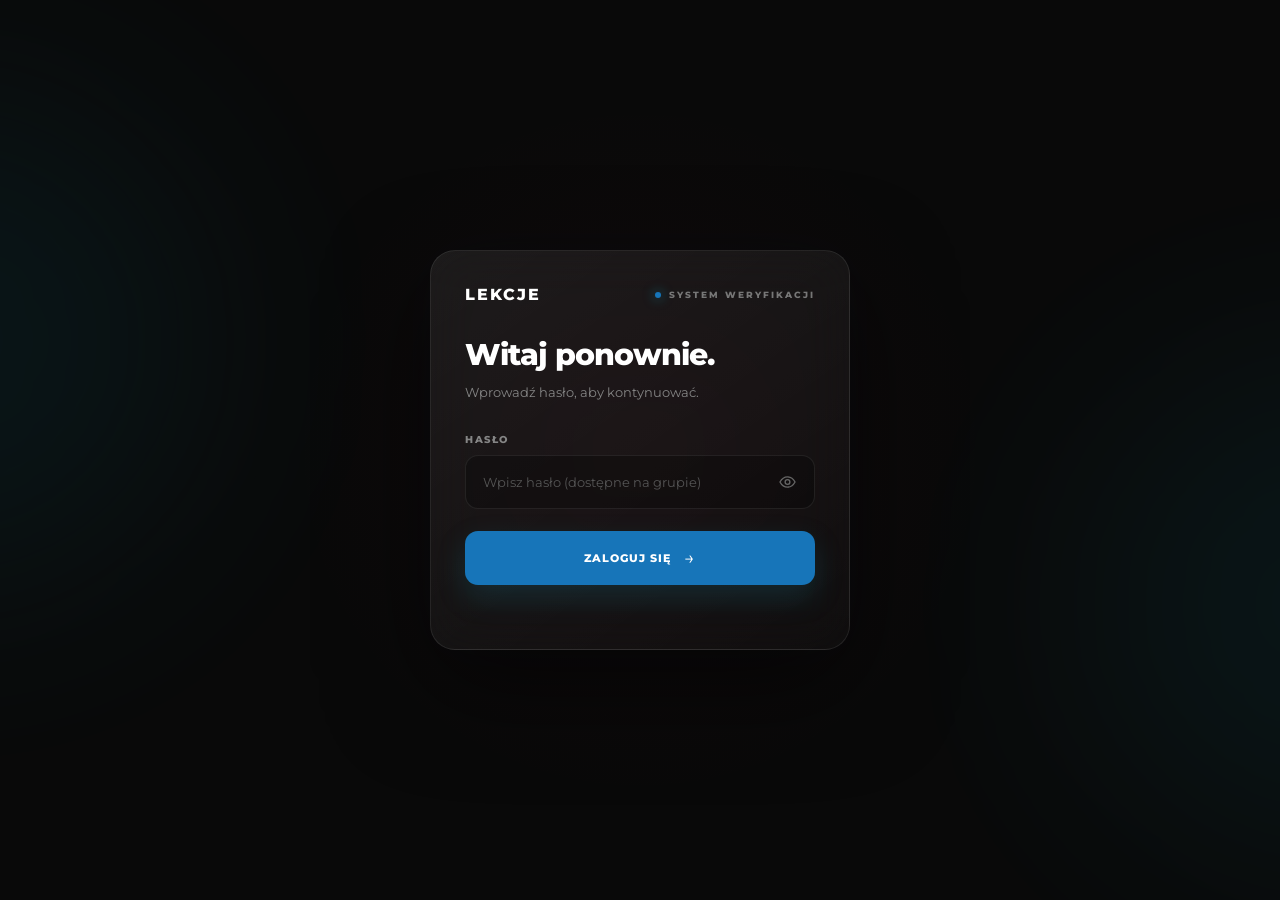
<file: index.html>
<!DOCTYPE html>
<html lang="pl">
<head>
    <meta charset="UTF-8">
    <meta name="viewport" content="width=device-width, initial-scale=1.0">

    <title>LEKCJE | Logowanie</title>

    <link rel="icon" href="Polak.png">
    <link rel="stylesheet" href="style-login.css">
</head>

<body>

    <!-- TŁO -->
    <div class="background">
        <div class="glow glow-left"></div>
        <div class="glow glow-right"></div>
        <div class="grid"></div>
    </div>

    <!-- LOGOWANIE -->
    <main class="login-page">

        <div class="login-card">

            <div class="login-top">
                <a class="logo">LEKCJE</a>

                <div class="login-label">
                    <span></span>
                    SYSTEM WERYFIKACJI
                </div>
            </div>

            <div class="login-header">
                <h1>Witaj ponownie.</h1>

                <p>
                    Wprowadź hasło, aby kontynuować.
                </p>
            </div>

            <form id="loginForm">

                <div class="input-group">

                    <label for="password">
                        HASŁO
                    </label>

                    <div class="password-wrapper">

                        <input
                            type="password"
                            id="password"
                            name="password"
                            placeholder="Wpisz hasło (dostępne na grupie)"
                            autocomplete="current-password"
                            required
                        >

                        <button
                            type="button"
                            class="password-toggle"
                            id="passwordToggle"
                            aria-label="Pokaż hasło"
                        >
                            <svg
                                class="eye eye-open"
                                viewBox="0 0 24 24"
                                fill="none"
                                xmlns="http://www.w3.org/2000/svg"
                            >
                                <path
                                    d="M2.5 12C2.5 12 6 5.5 12 5.5C18 5.5 21.5 12 21.5 12C21.5 12 18 18.5 12 18.5C6 18.5 2.5 12 2.5 12Z"
                                    stroke="currentColor"
                                    stroke-width="1.7"
                                    stroke-linecap="round"
                                    stroke-linejoin="round"
                                />

                                <circle
                                    cx="12"
                                    cy="12"
                                    r="3"
                                    stroke="currentColor"
                                    stroke-width="1.7"
                                />
                            </svg>

                            <svg
                                class="eye eye-closed"
                                viewBox="0 0 24 24"
                                fill="none"
                                xmlns="http://www.w3.org/2000/svg"
                            >
                                <path
                                    d="M3 3L21 21"
                                    stroke="currentColor"
                                    stroke-width="1.7"
                                    stroke-linecap="round"
                                />

                                <path
                                    d="M10.6 5.8C11.05 5.7 11.52 5.65 12 5.65C18 5.65 21.5 12 21.5 12C21.5 12 20.1 14.55 17.7 16.35"
                                    stroke="currentColor"
                                    stroke-width="1.7"
                                    stroke-linecap="round"
                                />

                                <path
                                    d="M6.3 7.65C3.9 9.45 2.5 12 2.5 12C2.5 12 6 18.35 12 18.35C13.35 18.35 14.55 18.1 15.6 17.65"
                                    stroke="currentColor"
                                    stroke-width="1.7"
                                    stroke-linecap="round"
                                />
                            </svg>
                        </button>

                    </div>

                </div>

                <button type="submit" class="login-button">
                    <span>ZALOGUJ SIĘ</span>
                    <span class="arrow">→</span>
                </button>

                <div id="loginMessage" class="login-message"></div>

            </form>

        </div>

    </main>


<script>
    const passwordInput = document.getElementById("password");
    const passwordToggle = document.getElementById("passwordToggle");
    const loginForm = document.getElementById("loginForm");
    const loginMessage = document.getElementById("loginMessage");
    const submitButton = loginForm.querySelector(
        'button[type="submit"]'
    );

    const allowedPages = new Set([
        "/glowna.html",
        "/lekcje.html",
        "/lekcje-manager.html",
        "/e8.html"
    ]);

    function showMessage(message, type = "error") {
        loginMessage.textContent = message;
        loginMessage.className = `login-message ${type}`;
    }

    function getDestination() {
        const params = new URLSearchParams(location.search);
        const next = params.get("next");

        if (!next) return "/glowna.html";

        try {
            const destination = new URL(next, location.origin);

            if (
                destination.origin === location.origin &&
                allowedPages.has(destination.pathname)
            ) {
                return destination.pathname + destination.search;
            }
        } catch {
            // Nieprawidłowy adres.
        }

        return "/glowna.html";
    }

    if (
        new URLSearchParams(location.search).get("reason") ===
        "expired"
    ) {
        showMessage("Sesja wygasła. Zaloguj się ponownie.");
    }

    // Pokaż / ukryj hasło.
    passwordToggle.addEventListener("click", () => {
        const show = passwordInput.type === "password";

        passwordInput.type = show ? "text" : "password";
        passwordToggle.classList.toggle("visible", show);

        passwordToggle.setAttribute(
            "aria-label",
            show ? "Ukryj hasło" : "Pokaż hasło"
        );
    });

    // Logowanie po stronie serwera.
    loginForm.addEventListener("submit", async event => {
        event.preventDefault();

        const password = passwordInput.value;

        if (!password) {
            showMessage("Wpisz hasło.");
            return;
        }

        submitButton.disabled = true;
        showMessage("Sprawdzanie hasła...");

        try {
            const response = await fetch("/api/login", {
                method: "POST",
                credentials: "same-origin",
                cache: "no-store",
                headers: {
                    "Content-Type": "application/json"
                },
                body: JSON.stringify({ password })
            });

            if (response.status === 401) {
                showMessage("Nieprawidłowe hasło.");
                passwordInput.value = "";
                passwordInput.focus();
                return;
            }

            if (!response.ok) {
                throw new Error("Błąd logowania");
            }

            const result = await response.json();

            if (result.ok !== true) {
                throw new Error("Niepotwierdzone logowanie");
            }

            showMessage("Logowanie pomyślne.", "success");

            location.replace(getDestination());

        } catch {
            showMessage(
                "Nie można połączyć się z serwerem logowania."
            );
        } finally {
            submitButton.disabled = false;
        }
    });

    // Efekt zaznaczenia pola hasła.
    passwordInput.addEventListener("focus", () => {
        passwordInput.parentElement.classList.add("focused");
    });

    passwordInput.addEventListener("blur", () => {
        passwordInput.parentElement.classList.remove("focused");
    });
</script>

</body>
</html>
</file>
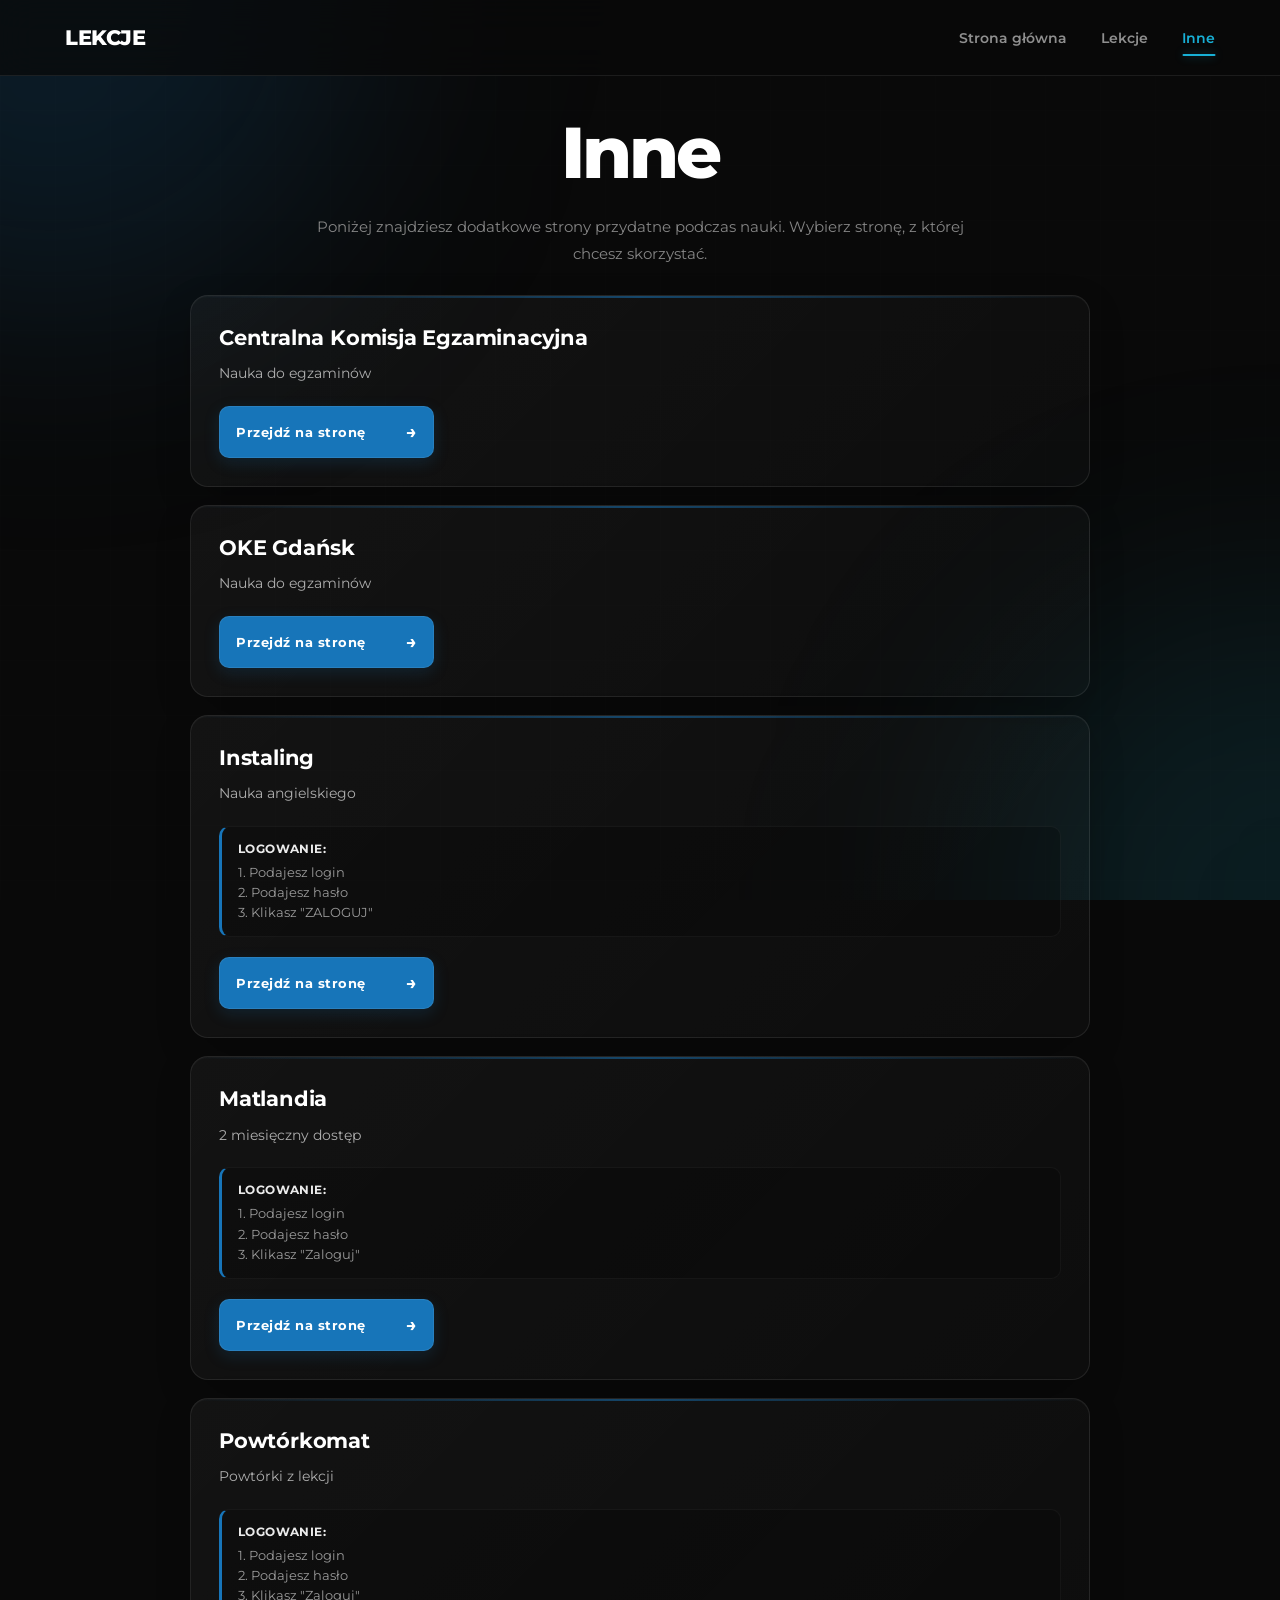
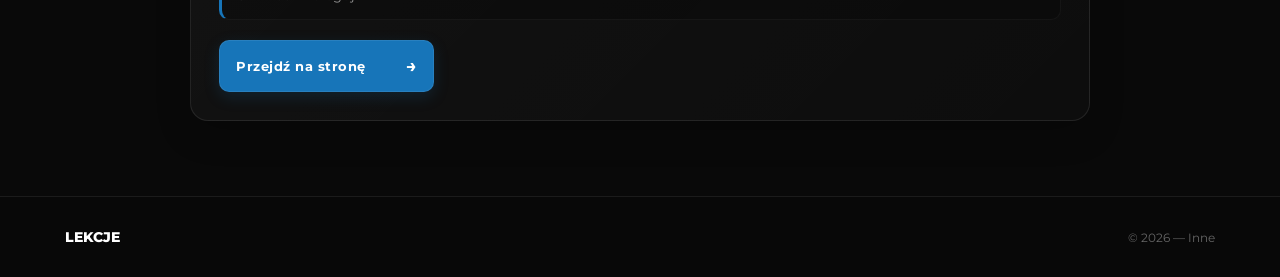
<file: e8.html>
<!DOCTYPE html>
<html lang="pl">
<head>
    <meta charset="UTF-8">
    <meta name="viewport" content="width=device-width, initial-scale=1.0, viewport-fit=cover">

    <title>LEKCJE | Inne</title>
    <meta name="description" content="Dodatkowe strony i materiały przydatne w nauce.">

    <link rel="icon" type="image/png" href="Polak.png">
    <link rel="stylesheet" href="style-glowna.css">
    <link rel="stylesheet" href="style-e8.css">
</head>
<body>

    <!-- TŁO -->
    <div class="background" aria-hidden="true">
        <div class="background-glow glow-one"></div>
        <div class="background-glow glow-two"></div>
        <div class="grid"></div>
    </div>

    <!-- GÓRNY NAVBAR — KOMPUTERY -->
    <nav class="navbar" aria-label="Nawigacja główna">
        <div class="nav-container">
            <a href="glowna.html" class="logo">LEKCJE</a>

            <div class="menu">
                <a href="glowna.html">Strona główna</a>
                <a href="lekcje.html">Lekcje</a>
                <a href="e8.html" class="active" aria-current="page">Inne</a>
            </div>
        </div>
    </nav>

    <!-- GŁÓWNA ZAWARTOŚĆ -->
    <main>
        <section class="hero other-page">
            <div class="hero-container">
                <div class="hero-content">
                    <h1>Inne</h1>

                    <p>
                        Poniżej znajdziesz dodatkowe strony przydatne
                        podczas nauki. Wybierz stronę, z której chcesz
                        skorzystać.
                    </p>

                    <!-- KARTA 1 — CKE -->
                    <div class="other-card">
                        <div class="other-card-content">
                            <h2>Centralna Komisja Egzaminacyjna</h2>
                            <p>Nauka do egzaminów</p>

                            <a
                                href="https://cke.gov.pl/"
                                class="primary-button lessons-button"
                                target="_blank"
                                rel="noopener noreferrer"
                            >
                                <span class="button-text">Przejdź na stronę</span>
                                <span class="button-arrow" aria-hidden="true">→</span>
                            </a>
                        </div>
                    </div>

                    <!-- KARTA 2 — OKE GDAŃSK -->
                    <div class="other-card">
                        <div class="other-card-content">
                            <h2>OKE Gdańsk</h2>
                            <p>Nauka do egzaminów</p>

                            <a
                                href="https://egzaminy.gov.pl/okegdansk"
                                class="primary-button exam-button"
                                target="_blank"
                                rel="noopener noreferrer"
                            >
                                <span class="button-text">Przejdź na stronę</span>
                                <span class="button-arrow" aria-hidden="true">→</span>
                            </a>
                        </div>
                    </div>

                    <!-- KARTA 3 — INSTALING -->
                    <div class="other-card">
                        <div class="other-card-content">
                            <h2>Instaling</h2>
                            <p>Nauka angielskiego</p>

                            <div class="login-info">
                                <strong>Logowanie:</strong>
                                <span>
                                    1. Podajesz login<br>
                                    2. Podajesz hasło<br>
                                    3. Klikasz "ZALOGUJ"
                                </span>
                            </div>

                            <a
                                href="https://instaling.pl/teacher.php?page=login"
                                class="primary-button exam-button"
                                target="_blank"
                                rel="noopener noreferrer"
                            >
                                <span class="button-text">Przejdź na stronę</span>
                                <span class="button-arrow" aria-hidden="true">→</span>
                            </a>
                        </div>
                    </div>

                    <!-- KARTA 4 — MATLANDIA -->
                    <div class="other-card">
                        <div class="other-card-content">
                            <h2>Matlandia</h2>
                            <p>2 miesięczny dostęp</p>

                            <div class="login-info">
                                <strong>Logowanie:</strong>
                                <span>
                                    1. Podajesz login<br>
                                    2. Podajesz hasło<br>
                                    3. Klikasz "Zaloguj"
                                </span>
                            </div>

                            <a
                                href="https://moje.gwo.pl/uzytkownik/?redirect=https%3A%2F%2Fmatlandia.gwo.pl%2F"
                                class="primary-button exam-button"
                                target="_blank"
                                rel="noopener noreferrer"
                            >
                                <span class="button-text">Przejdź na stronę</span>
                                <span class="button-arrow" aria-hidden="true">→</span>
                            </a>
                        </div>
                    </div>

                    <!-- KARTA 5 — POWTÓRKOMAT -->
                    <div class="other-card">
                        <div class="other-card-content">
                            <h2>Powtórkomat</h2>
                            <p>Powtórki z lekcji</p>

                            <div class="login-info">
                                <strong>Logowanie:</strong>
                                <span>
                                    1. Podajesz login<br>
                                    2. Podajesz hasło<br>
                                    3. Klikasz "Zaloguj"
                                </span>
                            </div>

                            <a
                                href="https://moje.gwo.pl/uzytkownik/?redirect=https%3A%2F%2Fmatlandia.gwo.pl%2F"
                                class="primary-button exam-button"
                                target="_blank"
                                rel="noopener noreferrer"
                            >
                                <span class="button-text">Przejdź na stronę</span>
                                <span class="button-arrow" aria-hidden="true">→</span>
                            </a>
                        </div>
                    </div>

                </div>
            </div>
        </section>
    </main>

    <!-- STOPKA -->
    <footer>
        <div class="footer-container">
            <strong>LEKCJE</strong>
            <span>© 2026 — Inne</span>
        </div>
    </footer>

    <!-- DOLNA NAWIGACJA MOBILE — LIQUID GLASS -->
    <nav class="mobile-glass-nav" id="mobileGlassNav" aria-label="Nawigacja mobilna">
        <div class="glass-indicator" id="glassIndicator" aria-hidden="true"></div>

        <a href="glowna.html" class="glass-item">
            <span class="glass-icon">
                <svg viewBox="0 0 24 24" aria-hidden="true">
                    <path d="M3 11l9-8 9 8"></path>
                    <path d="M5 10v10h5v-6h4v6h5V10"></path>
                </svg>
            </span>
            <span class="glass-label">Główna</span>
        </a>

        <a href="lekcje.html" class="glass-item">
            <span class="glass-icon">
                <svg viewBox="0 0 24 24" aria-hidden="true">
                    <path d="M4 4.5A2.5 2.5 0 0 1 6.5 2H20v17H6.5A2.5 2.5 0 0 0 4 21.5z"></path>
                    <path d="M4 4.5v17"></path>
                    <path d="M8 6h8M8 10h8M8 14h5"></path>
                </svg>
            </span>
            <span class="glass-label">Lekcje</span>
        </a>

        <a href="e8.html" class="glass-item" aria-current="page">
            <span class="glass-icon">
                <svg viewBox="0 0 24 24" aria-hidden="true">
                    <rect x="4" y="3" width="16" height="18" rx="2"></rect>
                    <path d="M8 8h8M8 12h8M8 16h5"></path>
                </svg>
            </span>
            <span class="glass-label">Inne</span>
        </a>
    </nav>

    <script>
        /* =================================================
           LIQUID GLASS NAV — fizyka sprężyny jak w glowna.html
        ================================================= */
        (() => {
            const nav = document.getElementById('mobileGlassNav');
            const indicator = document.getElementById('glassIndicator');
            if (!nav || !indicator) return;

            const items = [...nav.querySelectorAll('.glass-item')];
            if (!items.length) return;

            const reduceMotion = window.matchMedia(
                '(prefers-reduced-motion: reduce)'
            ).matches;

            let positions = [];
            let itemWidths = [];
            let x = 0;
            let velocity = 0;
            let target = 0;
            let pressed = 0;
            let dragging = false;
            let moved = false;
            let startX = 0;
            let pointerId = null;
            let suppressClick = false;
            let animationFrame = 0;
            let lastFrame = 0;
            let navigating = false;

            const cleanPath = path =>
                path
                    .replace(/index\.html$/, '')
                    .replace(/\.html$/, '')
                    .replace(/\/+$/, '') || '/';

            const currentPath = cleanPath(window.location.pathname);
            let pageIndex = items.findIndex(item => {
                const itemPath = cleanPath(
                    new URL(item.href, window.location.href).pathname
                );
                return itemPath === currentPath;
            });

            if (pageIndex < 0) pageIndex = 0;
            let activeIndex = -1;

            function measure() {
                const navRect = nav.getBoundingClientRect();
                const rects = items.map(item => item.getBoundingClientRect());
                positions = rects.map(rect => rect.left - navRect.left);
                itemWidths = rects.map(rect => rect.width);

                const selectedIndex = activeIndex >= 0 ? activeIndex : pageIndex;
                indicator.style.width = `${itemWidths[selectedIndex] || itemWidths[0] || 0}px`;
            }

            function setActive(index) {
                if (index === activeIndex) return;
                activeIndex = index;

                if (itemWidths[index]) {
                    indicator.style.width = `${itemWidths[index]}px`;
                }

                items.forEach((item, itemIndex) => {
                    const isActive = itemIndex === index;
                    item.classList.toggle('active', isActive);

                    if (isActive) {
                        item.setAttribute('aria-current', 'page');
                    } else {
                        item.removeAttribute('aria-current');
                    }
                });
            }

            function nearestItem(pointerX) {
                const relativeX = pointerX - nav.getBoundingClientRect().left;
                let closest = 0;
                let smallestDistance = Infinity;

                items.forEach((item, index) => {
                    const distance = Math.abs(
                        relativeX - (positions[index] + itemWidths[index] / 2)
                    );
                    if (distance < smallestDistance) {
                        smallestDistance = distance;
                        closest = index;
                    }
                });

                return closest;
            }

            function render() {
                const stretch = Math.min(Math.abs(velocity) / 1800, 0.4);
                const scaleX = 1 + stretch + pressed * 0.07;
                const scaleY = 1 - stretch * 0.4 + pressed * 0.07;
                indicator.style.transform =
                    `translate3d(${x}px, 0, 0) scale(${scaleX}, ${scaleY})`;
            }

            function tick(time) {
                const delta = Math.min((time - lastFrame) / 1000 || 0.016, 0.032);
                lastFrame = time;

                const stiffness = dragging ? 520 : 230;
                const damping = dragging ? 40 : 19;

                velocity += (-stiffness * (x - target) - damping * velocity) * delta;
                x += velocity * delta;
                pressed += ((dragging ? 1 : 0) - pressed) * Math.min(1, delta * 14);

                render();

                const settled =
                    Math.abs(velocity) < 2 &&
                    Math.abs(x - target) < 0.1 &&
                    Math.abs(pressed - (dragging ? 1 : 0)) < 0.01;

                if (settled && !dragging) {
                    x = target;
                    velocity = 0;
                    pressed = 0;
                    render();
                    animationFrame = 0;
                    return;
                }

                animationFrame = requestAnimationFrame(tick);
            }

            function runAnimation() {
                if (!animationFrame) {
                    lastFrame = performance.now();
                    animationFrame = requestAnimationFrame(tick);
                }
            }

            function snapTo(index, instant = false) {
                target = positions[index] || 0;
                if (itemWidths[index]) {
                    indicator.style.width = `${itemWidths[index]}px`;
                }

                if (instant || reduceMotion) {
                    x = target;
                    velocity = 0;
                    pressed = 0;
                    render();
                } else {
                    runAnimation();
                }
            }

            function goTo(index) {
                setActive(index);
                snapTo(index);

                if (index === pageIndex || navigating) return;
                navigating = true;

                window.setTimeout(() => {
                    window.location.assign(items[index].href);
                }, reduceMotion ? 0 : 300);
            }

            /* Kliknięcie zakładki. */
            items.forEach((item, index) => {
                item.addEventListener('click', event => {
                    event.preventDefault();
                    if (suppressClick) {
                        suppressClick = false;
                        return;
                    }
                    goTo(index);
                });
            });

            /* Przeciąganie szklanego wskaźnika. */
            nav.addEventListener('pointerdown', event => {
                if (event.pointerType === 'mouse' && event.button !== 0) return;

                pointerId = event.pointerId;
                startX = event.clientX;
                moved = false;
                dragging = false;
                pressed = 0.0001;
                runAnimation();
            });

            nav.addEventListener('pointermove', event => {
                if (event.pointerId !== pointerId) return;

                if (!moved && Math.abs(event.clientX - startX) > 6) {
                    moved = true;
                    dragging = true;
                    try {
                        nav.setPointerCapture(pointerId);
                    } catch (_) {
                        /* Przeglądarka może nie obsługiwać przechwytywania wskaźnika. */
                    }
                }

                if (!moved) return;

                const navRect = nav.getBoundingClientRect();
                const nearestIndex = nearestItem(event.clientX);
                setActive(nearestIndex);

                const activeWidth = itemWidths[nearestIndex] || itemWidths[0] || 0;
                target = Math.max(
                    positions[0],
                    Math.min(
                        positions[positions.length - 1],
                        event.clientX - navRect.left - activeWidth / 2
                    )
                );

                runAnimation();
            });

            nav.addEventListener('pointerup', event => {
                if (event.pointerId !== pointerId) return;

                const wasDragged = moved;
                pointerId = null;
                dragging = false;
                moved = false;

                if (wasDragged) {
                    suppressClick = true;
                    window.setTimeout(() => {
                        suppressClick = false;
                    }, 50);
                    goTo(nearestItem(event.clientX));
                } else {
                    runAnimation();
                }
            });

            nav.addEventListener('pointercancel', event => {
                if (event.pointerId !== pointerId) return;

                pointerId = null;
                dragging = false;
                moved = false;
                setActive(pageIndex);
                snapTo(pageIndex);
            });

            function initialise() {
                measure();
                setActive(pageIndex);
                snapTo(pageIndex, true);
            }

            initialise();
            window.addEventListener('load', initialise);
            window.addEventListener('resize', initialise);
            window.addEventListener('pageshow', event => {
                navigating = false;
                if (event.persisted) initialise();
            });

            if ('ResizeObserver' in window) {
                new ResizeObserver(initialise).observe(nav);
            }
        })();
    </script>

</body>
</html>
</file>
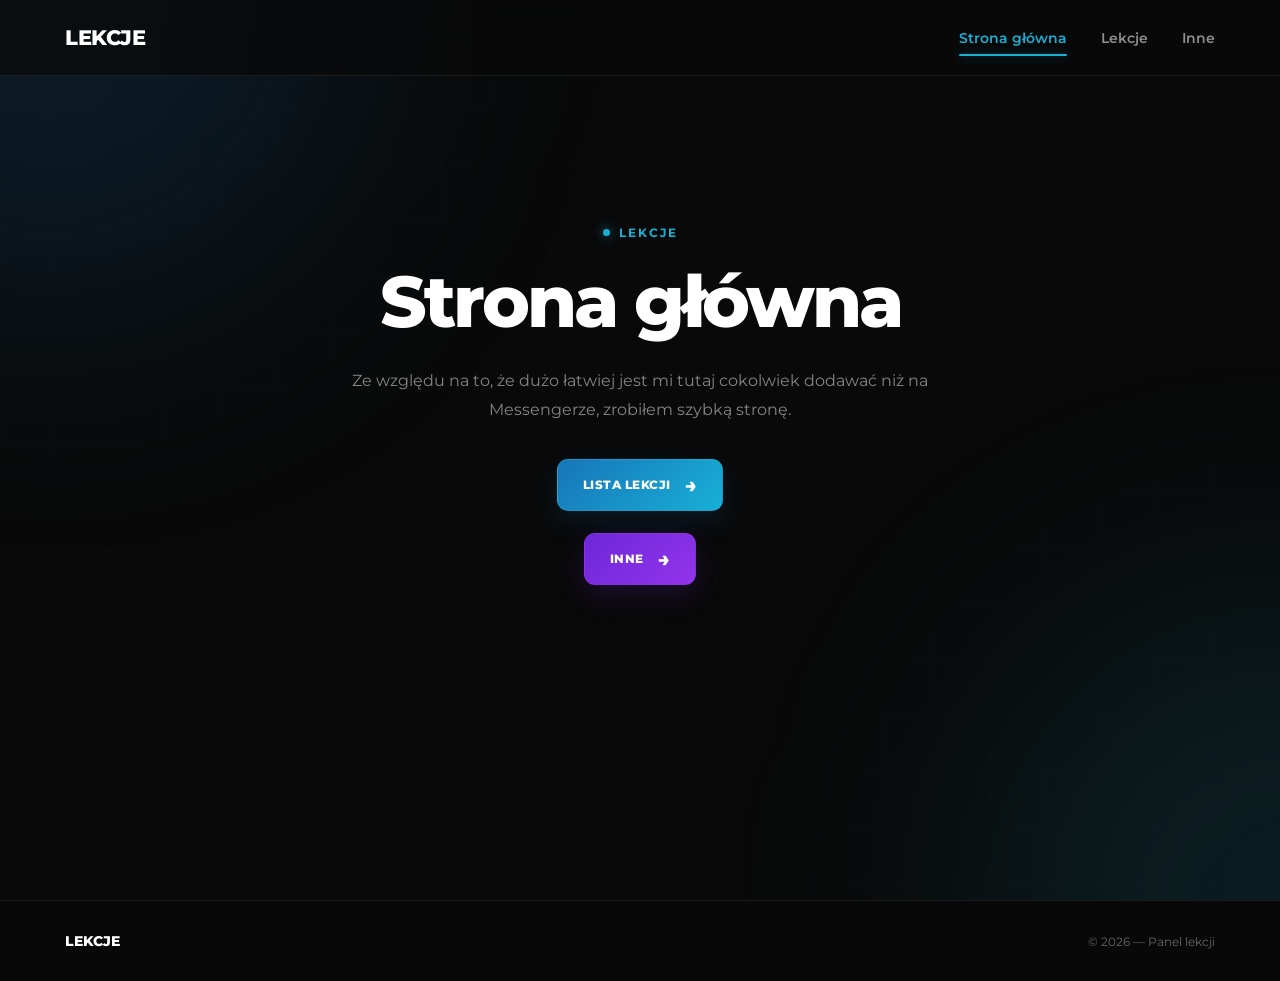
<file: glowna.html>
<!DOCTYPE html>
<html lang="pl">

<head>
    <meta charset="UTF-8">
    <meta name="viewport" content="width=device-width, initial-scale=1.0, viewport-fit=cover">

    <title>LEKCJE | Strona główna</title>
    <meta name="description" content="Lekcje">

    <link rel="icon" type="image/png" href="Polak.png">
    <link rel="stylesheet" href="style-glowna.css">
</head>

<body>

    <!-- TŁO -->
    <div class="background">
        <div class="background-glow glow-one"></div>
        <div class="background-glow glow-two"></div>
        <div class="grid"></div>
    </div>

    <!-- GÓRNY NAVBAR — KOMPUTERY -->
    <nav class="navbar" aria-label="Nawigacja główna">
        <div class="nav-container">
            <a href="glowna.html" class="logo" aria-label="LEKCJE — strona główna">LEKCJE</a>

            <div class="menu">
                <a href="glowna.html" class="active" aria-current="page">Strona główna</a>
                <a href="lekcje.html">Lekcje</a>
                <a href="e8.html">Inne</a>
            </div>
        </div>
    </nav>

    <!-- GŁÓWNA ZAWARTOŚĆ -->
    <main>
        <section class="hero">
            <div class="hero-container">
                <div class="hero-content">

                    <div class="hero-label">
                        <span></span>
                        LEKCJE
                    </div>

                    <h1>Strona główna</h1>

                    <p>
                        Ze względu na to, że dużo łatwiej jest mi tutaj
                        cokolwiek dodawać niż na Messengerze, zrobiłem
                        szybką stronę.
                    </p>

                    <div class="hero-buttons">
                        <a href="lekcje.html" class="primary-button lessons-button">
                            <span class="button-text">LISTA LEKCJI</span>
                            <span class="button-arrow">→</span>
                        </a>
                    </div>

                    <div class="hero-buttons">
                        <a href="e8.html" class="primary-button exam-button">
                            <span class="button-text">INNE</span>
                            <span class="button-arrow">→</span>
                        </a>
                    </div>

                </div>
            </div>
        </section>
    </main>

    <!-- FOOTER -->
    <footer>
        <div class="footer-container">
            <strong>LEKCJE</strong>
            <span>© 2026 — Panel lekcji</span>
        </div>
    </footer>

    <!-- DOLNA NAWIGACJA MOBILE — LIQUID GLASS -->
    <nav class="mobile-glass-nav" id="mobileGlassNav" aria-label="Nawigacja mobilna">
        <div class="glass-indicator" id="glassIndicator"></div>

        <a href="glowna.html" class="glass-item">
            <span class="glass-icon">
                <svg viewBox="0 0 24 24" aria-hidden="true">
                    <path d="M3 11l9-8 9 8"></path>
                    <path d="M5 10v10h5v-6h4v6h5V10"></path>
                </svg>
            </span>
            <span class="glass-label">Główna</span>
        </a>

        <a href="lekcje.html" class="glass-item">
            <span class="glass-icon">
                <svg viewBox="0 0 24 24" aria-hidden="true">
                    <path d="M4 4.5A2.5 2.5 0 0 1 6.5 2H20v17H6.5A2.5 2.5 0 0 0 4 21.5z"></path>
                    <path d="M4 4.5v17"></path>
                    <path d="M8 6h8M8 10h8M8 14h5"></path>
                </svg>
            </span>
            <span class="glass-label">Lekcje</span>
        </a>

        <a href="e8.html" class="glass-item">
            <span class="glass-icon">
                <svg viewBox="0 0 24 24" aria-hidden="true">
                    <rect x="4" y="3" width="16" height="18" rx="2"></rect>
                    <path d="M8 8h8M8 12h8M8 16h5"></path>
                </svg>
            </span>
            <span class="glass-label">Inne</span>
        </a>
    </nav>

    <script>

        

        /* =================================================
           LIQUID GLASS NAV — fizyka sprężyny jak w index
        ================================================= */
        (() => {
            const nav = document.getElementById('mobileGlassNav');
            const indicator = document.getElementById('glassIndicator');
            if (!nav || !indicator) return;

            const items = [...nav.querySelectorAll('.glass-item')];
            if (!items.length) return;

            const reduceMotion = window.matchMedia(
                '(prefers-reduced-motion: reduce)'
            ).matches;

            let positions = [];
            let itemWidths = [];
            let x = 0;
            let velocity = 0;
            let target = 0;
            let pressed = 0;
            let dragging = false;
            let moved = false;
            let startX = 0;
            let pointerId = null;
            let suppressClick = false;
            let animationFrame = 0;
            let lastFrame = 0;
            let navigating = false;

            const cleanPath = path =>
                path
                    .replace(/index\.html$/, '')
                    .replace(/\.html$/, '')
                    .replace(/\/+$/, '') || '/';

            const currentPath = cleanPath(window.location.pathname);
            let pageIndex = items.findIndex(item => {
                const itemPath = cleanPath(
                    new URL(item.href, window.location.href).pathname
                );
                return itemPath === currentPath;
            });

            if (pageIndex < 0) pageIndex = 0;
            let activeIndex = -1;

            function measure() {
                const navRect = nav.getBoundingClientRect();
                const rects = items.map(item => item.getBoundingClientRect());
                positions = rects.map(rect => rect.left - navRect.left);
                itemWidths = rects.map(rect => rect.width);

                const selectedWidth = itemWidths[activeIndex >= 0 ? activeIndex : pageIndex];
                indicator.style.width = `${selectedWidth || itemWidths[0] || 0}px`;
            }

            function setActive(index) {
                if (index === activeIndex) return;
                activeIndex = index;
                if (itemWidths[index]) {
                    indicator.style.width = `${itemWidths[index]}px`;
                }

                items.forEach((item, itemIndex) => {
                    const isActive = itemIndex === index;
                    item.classList.toggle('active', isActive);

                    if (isActive) {
                        item.setAttribute('aria-current', 'page');
                    } else {
                        item.removeAttribute('aria-current');
                    }
                });
            }

            function nearestItem(pointerX) {
                const relativeX = pointerX - nav.getBoundingClientRect().left;
                let closest = 0;
                let smallestDistance = Infinity;

                items.forEach((item, index) => {
                    const distance = Math.abs(
                        relativeX - (positions[index] + itemWidths[index] / 2)
                    );
                    if (distance < smallestDistance) {
                        smallestDistance = distance;
                        closest = index;
                    }
                });

                return closest;
            }

            function render() {
                const stretch = Math.min(Math.abs(velocity) / 1800, 0.4);
                const scaleX = 1 + stretch + pressed * 0.07;
                const scaleY = 1 - stretch * 0.4 + pressed * 0.07;
                indicator.style.transform =
                    `translate3d(${x}px, 0, 0) scale(${scaleX}, ${scaleY})`;
            }

            function tick(time) {
                const delta = Math.min((time - lastFrame) / 1000 || 0.016, 0.032);
                lastFrame = time;

                const stiffness = dragging ? 520 : 230;
                const damping = dragging ? 40 : 19;

                velocity += (-stiffness * (x - target) - damping * velocity) * delta;
                x += velocity * delta;
                pressed += ((dragging ? 1 : 0) - pressed) * Math.min(1, delta * 14);

                render();

                const settled =
                    Math.abs(velocity) < 2 &&
                    Math.abs(x - target) < 0.1 &&
                    Math.abs(pressed - (dragging ? 1 : 0)) < 0.01;

                if (settled && !dragging) {
                    x = target;
                    velocity = 0;
                    pressed = 0;
                    render();
                    animationFrame = 0;
                    return;
                }

                animationFrame = requestAnimationFrame(tick);
            }

            function runAnimation() {
                if (!animationFrame) {
                    lastFrame = performance.now();
                    animationFrame = requestAnimationFrame(tick);
                }
            }

            function snapTo(index, instant = false) {
                target = positions[index] || 0;
                if (itemWidths[index]) {
                    indicator.style.width = `${itemWidths[index]}px`;
                }
                if (instant || reduceMotion) {
                    x = target;
                    velocity = 0;
                    pressed = 0;
                    render();
                } else {
                    runAnimation();
                }
            }

            function goTo(index) {
                setActive(index);
                snapTo(index);

                if (index === pageIndex || navigating) return;
                navigating = true;

                window.setTimeout(() => {
                    window.location.assign(items[index].href);
                }, reduceMotion ? 0 : 300);
            }

            /* Kliknięcie / aktywacja klawiaturą. */
            items.forEach((item, index) => {
                item.addEventListener('click', event => {
                    event.preventDefault();
                    if (suppressClick) {
                        suppressClick = false;
                        return;
                    }
                    goTo(index);
                });
            });

            /* Przeciąganie szklanego wskaźnika. */
            nav.addEventListener('pointerdown', event => {
                if (event.pointerType === 'mouse' && event.button !== 0) return;

                pointerId = event.pointerId;
                startX = event.clientX;
                moved = false;
                dragging = false;
                pressed = 0.0001;
                runAnimation();
            });

            nav.addEventListener('pointermove', event => {
                if (event.pointerId !== pointerId) return;

                if (!moved && Math.abs(event.clientX - startX) > 6) {
                    moved = true;
                    dragging = true;
                    try {
                        nav.setPointerCapture(pointerId);
                    } catch (_) {
                        /* Przeglądarka może nie obsługiwać przechwytywania wskaźnika. */
                    }
                }

                if (!moved) return;

                const navRect = nav.getBoundingClientRect();
                const nearestIndex = nearestItem(event.clientX);
                setActive(nearestIndex);

                const activeWidth = itemWidths[nearestIndex] || itemWidths[0] || 0;
                target = Math.max(
                    positions[0],
                    Math.min(
                        positions[positions.length - 1],
                        event.clientX - navRect.left - activeWidth / 2
                    )
                );

                runAnimation();
            });

            nav.addEventListener('pointerup', event => {
                if (event.pointerId !== pointerId) return;

                const wasDragged = moved;
                pointerId = null;
                dragging = false;
                moved = false;

                if (wasDragged) {
                    suppressClick = true;
                    window.setTimeout(() => {
                        suppressClick = false;
                    }, 50);
                    goTo(nearestItem(event.clientX));
                } else {
                    runAnimation();
                }
            });

            nav.addEventListener('pointercancel', event => {
                if (event.pointerId !== pointerId) return;

                pointerId = null;
                dragging = false;
                moved = false;
                setActive(pageIndex);
                snapTo(pageIndex);
            });

            function initialise() {
                measure();
                setActive(pageIndex);
                snapTo(pageIndex, true);
            }

            initialise();
            window.addEventListener('load', initialise);
            window.addEventListener('resize', initialise);
            window.addEventListener('pageshow', event => {
                navigating = false;
                if (event.persisted) initialise();
            });

            if ('ResizeObserver' in window) {
                new ResizeObserver(initialise).observe(nav);
            }
        })();
    </script>

</body>
</html>
</file>
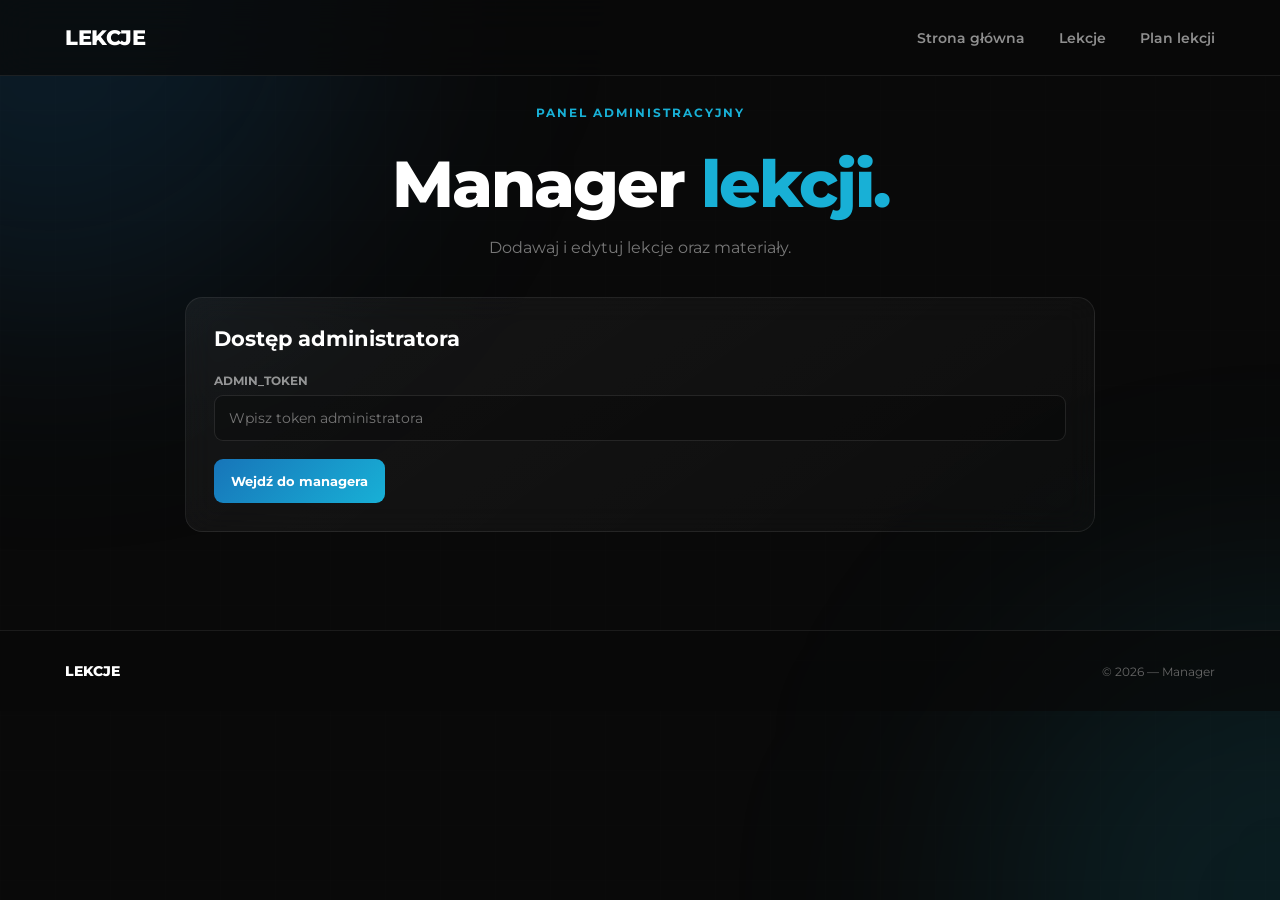
<file: lekcje-manager.html>
<!DOCTYPE html>
<html lang="pl">

<head>

    <meta charset="UTF-8">

    <meta
        name="viewport"
        content="width=device-width, initial-scale=1.0"
    >

    <title>LEKCJE | Manager</title>

    <link
        rel="icon"
        type="image/png"
        href="Polak.png"
    >

    <link
        rel="stylesheet"
        href="style-glowna.css"
    >

    <style>

        * {
            box-sizing: border-box;
        }

        .manager-page {

            width: 100%;

            max-width: 950px;

            margin: auto;

            padding:
                105px
                20px
                80px;

        }


        /* =====================================================
           NAGŁÓWEK
        ===================================================== */

        .manager-header {

            text-align: center;

            margin-bottom: 40px;

        }


        .manager-header h1 {

            margin:
                0 0 15px;

            font-size:
                clamp(40px,6vw,65px);

            font-weight: 800;

            letter-spacing: -2px;

        }


        .manager-header h1 span {

            color:
                var(--blue-light);

        }


        .manager-header p {

            margin: 0;

            color:
                rgba(255,255,255,.45);

        }


        /* =====================================================
           PANEL
        ===================================================== */

        .panel {

            padding: 28px;

            margin-bottom: 18px;

            background:
                linear-gradient(
                    145deg,
                    rgba(255,255,255,.055),
                    rgba(255,255,255,.018)
                );

            border:
                1px solid
                rgba(255,255,255,.08);

            border-radius: 17px;

            backdrop-filter: blur(15px);

        }


        .panel h2 {

            margin:
                0 0 22px;

            font-size: 21px;

        }


        label {

            display: block;

            margin-bottom: 7px;

            color:
                rgba(255,255,255,.55);

            font-size: 12px;

            font-weight: 700;

        }


        input,
        textarea {

            width: 100%;

            padding: 13px 14px;

            color: white;

            background:
                rgba(0,0,0,.25);

            border:
                1px solid
                rgba(255,255,255,.1);

            border-radius: 9px;

            outline: none;

            font-family: inherit;

            font-size: 14px;

        }


        input:focus,
        textarea:focus {

            border-color:
                rgba(24,176,214,.5);

        }


        textarea {

            min-height: 110px;

            resize: vertical;

        }


        .form-group {

            margin-bottom: 18px;

        }


        /* =====================================================
           LEKCJA
        ===================================================== */

        .lesson {

            padding: 22px;

            margin-bottom: 13px;

            background:
                rgba(255,255,255,.03);

            border:
                1px solid
                rgba(255,255,255,.08);

            border-radius: 13px;

        }


        .lesson-number {

            margin-bottom: 17px;

            color:
                var(--blue-light);

            font-size: 10px;

            font-weight: 700;

            letter-spacing: 2px;

        }


        .lesson-grid {

            display: grid;

            grid-template-columns: 1fr;

            gap: 14px;

        }


        /* =====================================================
           ZAŁĄCZNIKI LEKCJI
        ===================================================== */

        .lesson-attachments {

            margin-top: 15px;

        }


        .lesson-attachments-title {

            margin-bottom: 10px;

            color:
                rgba(255,255,255,.55);

            font-size: 12px;

            font-weight: 700;

        }


        /* =====================================================
           MATERIAŁY
        ===================================================== */

        .file-row {

            display: grid;

            grid-template-columns:
                1fr
                2fr
                auto;

            gap: 10px;

            margin-bottom: 10px;

        }


        .file-help {

            margin:
                -10px 0 20px;

            color:
                rgba(255,255,255,.38);

            font-size: 13px;

            line-height: 1.7;

        }


        .file-help strong {

            color:
                rgba(255,255,255,.6);

        }


        /* =====================================================
           PRZYCISKI
        ===================================================== */

        .buttons {

            display: flex;

            flex-wrap: wrap;

            gap: 10px;

        }


        button {

            min-height: 44px;

            padding: 10px 17px;

            color: white;

            background:
                rgba(255,255,255,.05);

            border:
                1px solid
                rgba(255,255,255,.1);

            border-radius: 9px;

            cursor: pointer;

            font-family: inherit;

            font-size: 13px;

            font-weight: 700;

            transition:
                transform .25s ease,
                background .25s ease,
                border-color .25s ease;

        }


        button:hover {

            transform: translateY(-2px);

            background:
                rgba(24,176,214,.08);

            border-color:
                rgba(24,176,214,.35);

        }


        .primary {

            background:
                linear-gradient(
                    135deg,
                    var(--blue),
                    var(--blue-light)
                );

            border: none;

        }


        .danger {

            color:
                #ff9292;

        }


        /* =====================================================
           STATUS
        ===================================================== */

        #status {

            margin-top: 18px;

            padding: 13px 15px;

            color:
                rgba(255,255,255,.5);

            background:
                rgba(255,255,255,.025);

            border-radius: 9px;

            font-size: 13px;

        }


        #status.success {

            color:
                #76efaa;

        }


        #status.error {

            color:
                #ff8b8b;

        }


        /* =====================================================
           ZAPISANE DNI
        ===================================================== */

        .saved-day {

            display: flex;

            align-items: center;

            justify-content: space-between;

            gap: 15px;

            padding: 16px;

            margin-bottom: 9px;

            background:
                rgba(255,255,255,.03);

            border:
                1px solid
                rgba(255,255,255,.07);

            border-radius: 11px;

        }


        .saved-day strong {

            display: block;

            margin-bottom: 4px;

        }


        .saved-day span {

            color:
                rgba(255,255,255,.38);

            font-size: 12px;

        }


        .hidden {

            display: none !important;

        }


        /* =====================================================
           PLAN DNIA
        ===================================================== */

        .plan-info {

            margin-top: -8px;

            margin-bottom: 20px;

            color:
                var(--blue-light);

            font-size: 13px;

            font-weight: 700;

        }


        @media (max-width:650px) {

            .manager-page {

                padding:
                    90px
                    15px
                    60px;

            }


            .panel {

                padding: 20px;

            }


            .file-row {

                grid-template-columns: 1fr;

            }


            .saved-day {

                align-items: flex-start;

                flex-direction: column;

            }


            .buttons {

                flex-direction: column;

            }


            button {

                width: 100%;

            }

        }

    </style>

</head>


<body>


<!-- TŁO -->

<div class="background">

    <div class="background-glow glow-one"></div>

    <div class="background-glow glow-two"></div>

    <div class="grid"></div>

</div>


<!-- NAWIGACJA -->

<nav class="navbar">

    <div class="nav-container">

        <a
            href="glowna.html"
            class="logo"
        >
            LEKCJE
        </a>


        <div class="menu">

            <a href="glowna.html">
                Strona główna
            </a>

            <a href="lekcje.html">
                Lekcje
            </a>

            <a href="plan.html">
                Plan lekcji
            </a>

        </div>

    </div>

</nav>


<!-- TREŚĆ -->

<main>

<section class="manager-page">


    <!-- NAGŁÓWEK -->

    <div class="manager-header">

        <div class="hero-label">

            PANEL ADMINISTRACYJNY

        </div>


        <h1>

            Manager <span>lekcji.</span>

        </h1>


        <p>

            Dodawaj i edytuj lekcje oraz materiały.

        </p>

    </div>


    <!-- LOGOWANIE -->

    <div
        class="panel"
        id="loginPanel"
    >

        <h2>
            Dostęp administratora
        </h2>


        <div class="form-group">

            <label>
                ADMIN_TOKEN
            </label>


            <input
                type="password"
                id="token"
                placeholder="Wpisz token administratora"
                autocomplete="off"
            >

        </div>


        <button
            class="primary"
            onclick="login()"
        >

            Wejdź do managera

        </button>

    </div>


    <!-- MANAGER -->

    <div
        id="manager"
        class="hidden"
    >


        <!-- DATA -->

        <div class="panel">

            <h2>
                Data
            </h2>


            <div class="form-group">

                <label>
                    Dzień lekcji
                </label>


                <input
                    type="date"
                    id="date"
                >

            </div>


            <div
                id="planInfo"
                class="plan-info"
            ></div>

        </div>


        <!-- LEKCJE -->

        <div class="panel">

            <h2>
                Lekcje
            </h2>


            <div id="lessons"></div>


            <button
                onclick="addLesson()"
            >

                + Dodaj lekcję

            </button>

        </div>

                <!-- MATERIAŁY CAŁEGO DNIA -->

        <div class="panel">

            <h2>
                Materiały dnia
            </h2>


            <p class="file-help">

                Dodaj link do materiału.

                <br>

                <strong>
                    Zdjęcia JPG, PNG, WEBP itd.
                </strong>
                zostaną automatycznie wyświetlone
                na stronie jako galeria.

                <br>

                PDF-y i inne pliki będą pokazane
                jako przyciski.

            </p>


            <div id="files"></div>


            <button
                onclick="addFile()"
            >

                + Dodaj materiał

            </button>

        </div>




        <!-- AKCJE -->

        <div class="panel">

            <div class="buttons">

                <button
                    class="primary"
                    onclick="saveDay()"
                >

                    💾 Zapisz dzień

                </button>


                <button
                    class="danger"
                    onclick="deleteDay()"
                >

                    🗑 Usuń dzień

                </button>


                <button
                    onclick="logout()"
                >

                    Wyloguj

                </button>

            </div>


            <div id="status">

                Gotowy.

            </div>

        </div>


        <!-- ZAPISANE DNI -->

        <div class="panel">

            <h2>
                Zapisane dni
            </h2>


            <div id="savedDays">

                Ładowanie...

            </div>

        </div>

    </div>

</section>

</main>


<!-- FOOTER -->

<footer>

    <div class="footer-container">

        <strong>
            LEKCJE
        </strong>


        <span>
            © 2026 — Manager
        </span>

    </div>

</footer>


<script>


const API =
    "https://old-term-d35c.oliwierbielicki.workers.dev";


let token = "";

let savedDays = [];


/* =====================================================
   PLAN LEKCJI
===================================================== */

const WEEK_PLANS = {

    1: [
        "Chemia",
        "Wiedza o społeczeństwie",
        "Matematyka",
        "J. Niemiecki (grp1)",
        "J. Polski",
        "J. Angielski (grp1)",
        "Edukacja dla bezpieczeństwa"
    ],

    2: [
        "J. Niemiecki (grp1)",
        "J. Polski",
        "J. Polski",
        "Biologia",
        "Historia",
        "Matematyka",
        "Religia"
    ],

    3: [
        "Wiedza o społeczeństwie",
        "J. Angielski (grp1)",
        "W-F",
        "W-F",
        "Matematyka",
        "Informatyka (grp1)",
        "Edukacja zdrowotna",
        "Geografia"
    ],

    4: [
        "Historia",
        "Godzina wychowawcza",
        "J. Polski",
        "Chemia",
        "Fizyka",
        "J. Angielski (grp1)",
        "J. Angielski (grp1)"
    ],

    5: [
        "Matematyka",
        "Matematyka",
        "Fizyka",
        "J. Polski",
        "J. Polski",
        "W-F",
        "W-F"
    ]

};


const WEEK_DAYS = {

    0: "niedziela",
    1: "poniedziałek",
    2: "wtorek",
    3: "środa",
    4: "czwartek",
    5: "piątek",
    6: "sobota"

};


/* =====================================================
   LOGOWANIE
===================================================== */

function login() {

    const value =
        document
            .getElementById("token")
            .value
            .trim();


    if (!value) {

        alert("Wpisz ADMIN_TOKEN.");

        return;

    }


    token = value;


    document
        .getElementById("loginPanel")
        .classList.add("hidden");


    document
        .getElementById("manager")
        .classList.remove("hidden");


    document
        .getElementById("lessons")
        .innerHTML = "";


    document
        .getElementById("files")
        .innerHTML = "";


    const dateInput =
        document.getElementById("date");


    if (!dateInput.value) {

        const today =
            new Date();


        const year =
            today.getFullYear();


        const month =
            String(
                today.getMonth() + 1
            ).padStart(2, "0");


        const day =
            String(
                today.getDate()
            ).padStart(2, "0");


        dateInput.value =
            `${year}-${month}-${day}`;

    }


    loadPlanForDate();


    loadSavedDays();

}


/* =====================================================
   WYLOGOWANIE
===================================================== */

function logout() {

    token = "";


    document
        .getElementById("manager")
        .classList.add("hidden");


    document
        .getElementById("loginPanel")
        .classList.remove("hidden");


    document
        .getElementById("token")
        .value = "";

}


/* =====================================================
   ZMIANA DATY
===================================================== */

document
    .getElementById("date")
    .addEventListener(
        "change",
        () => {

            loadPlanForDate();

        }
    );


/* =====================================================
   ZAŁADOWANIE PLANU DLA DATY
===================================================== */

function loadPlanForDate() {

    const date =
        document
            .getElementById("date")
            .value;


    if (!date) {

        return;

    }


    const dateObject =
        new Date(
            `${date}T12:00:00`
        );


    const weekday =
        dateObject.getDay();


    const dayName =
        WEEK_DAYS[weekday];


    const plan =
        WEEK_PLANS[weekday];


    const planInfo =
        document.getElementById("planInfo");


    document
        .getElementById("lessons")
        .innerHTML = "";


    /*
       Przy zmianie daty czyścimy
       również materiały dnia,
       żeby nie przenieść ich
       przypadkiem do innego dnia.
    */

    document
        .getElementById("files")
        .innerHTML = "";


    if (!plan) {

        planInfo.textContent =
            `${dayName} — brak lekcji w planie`;


        addLesson();

        return;

    }


    planInfo.textContent =
        `${dayName} — ${plan.length} lekcji`;


    plan.forEach(
        subject => {

            addLesson(subject);

        }
    );

}


/* =====================================================
   LEKCJA
===================================================== */

function addLesson(
    subject = "",
    content = "",
    attachments = []
) {

    const container =
        document.getElementById("lessons");


    const lesson =
        document.createElement("div");


    lesson.className =
        "lesson";


    lesson.innerHTML = `

        <div class="lesson-number">
            LEKCJA
        </div>


        <div class="lesson-grid">

            <div>

                <label>
                    Przedmiot
                </label>


                <input
                    type="text"
                    class="subject"
                    placeholder="np. Matematyka"
                >

            </div>


            <div>

                <label>
                    Co było na lekcji?
                </label>


                <textarea
                    class="content"
                    placeholder="Np. Równania liniowe..."
                ></textarea>

            </div>

        </div>


        <div
            class="lesson-attachments"
        >

            <div class="lesson-attachments-title">

                Załączniki do tej lekcji

            </div>

        </div>


        <div style="margin-top:15px;">

            <button
                type="button"
                onclick="addLessonAttachment(this)"
            >

                + Dodaj załącznik

            </button>


            <button
                type="button"
                class="danger"
                onclick="removeLesson(this)"
            >

                Usuń lekcję

            </button>

        </div>

    `;


    lesson
        .querySelector(".subject")
        .value =
            subject;


    lesson
        .querySelector(".content")
        .value =
            content;


    const attachmentContainer =
        lesson.querySelector(
            ".lesson-attachments"
        );


    attachments.forEach(
        attachment => {

            addAttachmentRow(
                attachmentContainer,
                attachment.name || "",
                attachment.url || ""
            );

        }
    );


    container.appendChild(lesson);


    updateNumbers();

}


/* =====================================================
   DODAJ ZAŁĄCZNIK DO LEKCJI
===================================================== */

function addLessonAttachment(button) {

    const lesson =
        button.closest(".lesson");


    if (!lesson) {

        return;

    }


    const container =
        lesson.querySelector(
            ".lesson-attachments"
        );


    addAttachmentRow(
        container,
        "",
        ""
    );

}


/* =====================================================
   WIERSZ ZAŁĄCZNIKA
===================================================== */

function addAttachmentRow(
    container,
    name = "",
    url = ""
) {

    const row =
        document.createElement("div");


    row.className =
        "file-row";


    row.innerHTML = `

        <input
            type="text"
            class="lesson-file-name"
            placeholder="Nazwa załącznika"
        >


        <input
            type="url"
            class="lesson-file-url"
            placeholder="https://..."
        >


        <button
            type="button"
            class="danger"
            onclick="this.parentElement.remove()"
        >

            Usuń

        </button>

    `;


    row
        .querySelector(".lesson-file-name")
        .value =
            name;


    row
        .querySelector(".lesson-file-url")
        .value =
            url;


    container.appendChild(row);

}


/* =====================================================
   USUŃ LEKCJĘ
===================================================== */

function removeLesson(button) {

    const lesson =
        button.closest(".lesson");


    if (lesson) {

        lesson.remove();

    }


    updateNumbers();

}


/* =====================================================
   NUMERACJA
===================================================== */

function updateNumbers() {

    document
        .querySelectorAll(
            "#lessons .lesson"
        )
        .forEach(
            (lesson, index) => {

                lesson
                    .querySelector(".lesson-number")
                    .textContent =
                        `LEKCJA ${index + 1}`;

            }
        );

}


/* =====================================================
   MATERIAŁ DNIA
===================================================== */

function addFile(
    name = "",
    url = ""
) {

    const container =
        document.getElementById("files");


    const row =
        document.createElement("div");


    row.className =
        "file-row";


    row.innerHTML = `

        <input
            type="text"
            class="file-name"
            placeholder="Nazwa materiału"
        >


        <input
            type="url"
            class="file-url"
            placeholder="https://..."
        >


        <button
            class="danger"
            onclick="this.parentElement.remove()"
        >

            Usuń

        </button>

    `;


    row
        .querySelector(".file-name")
        .value =
            name;


    row
        .querySelector(".file-url")
        .value =
            url;


    container.appendChild(row);

}


/* =====================================================
   ZAPIS
===================================================== */

async function saveDay() {

    const date =
        document
            .getElementById("date")
            .value;


    if (!date) {

        showStatus(
            "Wybierz datę.",
            true
        );

        return;

    }


    const lessons = [];


    document
        .querySelectorAll(
            "#lessons .lesson"
        )
        .forEach(
            lesson => {

                const subject =
                    lesson
                        .querySelector(".subject")
                        .value
                        .trim();


                const content =
                    lesson
                        .querySelector(".content")
                        .value
                        .trim();


                const attachments = [];


                lesson
                    .querySelectorAll(
                        ".lesson-attachments .file-row"
                    )
                    .forEach(
                        row => {

                            const name =
                                row
                                    .querySelector(
                                        ".lesson-file-name"
                                    )
                                    .value
                                    .trim();


                            const url =
                                row
                                    .querySelector(
                                        ".lesson-file-url"
                                    )
                                    .value
                                    .trim();


                            if (url) {

                                attachments.push({

                                    name:
                                        name ||
                                        "Załącznik",

                                    url

                                });

                            }

                        }
                    );


                if (
                    subject ||
                    content ||
                    attachments.length
                ) {

                    lessons.push({

                        subject,

                        content,

                        attachments

                    });

                }

            }
        );


    const files = [];


    document
        .querySelectorAll(
            "#files .file-row"
        )
        .forEach(
            row => {

                const name =
                    row
                        .querySelector(".file-name")
                        .value
                        .trim();


                const url =
                    row
                        .querySelector(".file-url")
                        .value
                        .trim();


                if (url) {

                    files.push({

                        name:
                            name ||
                            "Materiał",

                        url

                    });

                }

            }
        );


    try {

        showStatus(
            "Zapisywanie..."
        );


        const response =
            await fetch(
                `${API}/lessons`,
                {

                    method: "POST",

                    headers: {

                        "Content-Type":
                            "application/json",

                        "Authorization":
                            `Bearer ${token}`

                    },

                    body:
                        JSON.stringify({

                            date,

                            lessons,

                            files

                        })

                }
            );


        const result =
            await response.json();


        if (!response.ok) {

            throw new Error(
                result.error ||
                "Błąd zapisu."
            );

        }


        showStatus(
            "✓ Lekcje zostały zapisane.",
            false
        );


        await loadSavedDays();


    } catch (error) {

        showStatus(
            error.message,
            true
        );

    }

}


/* =====================================================
   WCZYTAJ DNI
===================================================== */

async function loadSavedDays() {

    const container =
        document.getElementById("savedDays");


    try {

        const response =
            await fetch(
                `${API}/lessons`
            );


        if (!response.ok) {

            throw new Error(
                "Nie udało się pobrać dni."
            );

        }


        savedDays =
            await response.json();


        savedDays.sort(
            (a, b) =>
                a.date.localeCompare(b.date)
        );


        renderSavedDays();


    } catch (error) {

        container.textContent =
            error.message;

    }

}


/* =====================================================
   ZAPISANE DNI
===================================================== */

function renderSavedDays() {

    const container =
        document.getElementById("savedDays");


    container.innerHTML = "";


    if (!savedDays.length) {

        container.innerHTML = `

            <p style="color:rgba(255,255,255,.35);">

                Brak zapisanych dni.

            </p>

        `;

        return;

    }


    savedDays.forEach(
        day => {

            const element =
                document.createElement("div");


            element.className =
                "saved-day";


            const count =
                Array.isArray(day.lessons)
                    ? day.lessons.length
                    : 0;


            const weekday =
                getWeekdayName(day.date);


            element.innerHTML = `

                <div>

                    <strong>

                        ${escapeHtml(
                            formatDate(day.date)
                        )}

                    </strong>


                    <span>

                        ${escapeHtml(
                            weekday
                        )}
                        -
                        ${count}
                        ${lessonWord(count)}

                    </span>

                </div>


                <button>

                    Edytuj

                </button>

            `;


            element
                .querySelector("button")
                .addEventListener(
                    "click",
                    () => editDay(day.date)
                );


            container.appendChild(element);

        }
    );

}


/* =====================================================
   EDYCJA
===================================================== */

function editDay(date) {

    const day =
        savedDays.find(
            item =>
                item.date === date
        );


    if (!day) {

        return;

    }


    document
        .getElementById("date")
        .value =
            date;


    document
        .getElementById("lessons")
        .innerHTML = "";


    document
        .getElementById("files")
        .innerHTML = "";


    const weekday =
        getWeekdayName(date);


    const count =
        Array.isArray(day.lessons)
            ? day.lessons.length
            : 0;


    document
        .getElementById("planInfo")
        .textContent =
            `${weekday} — ${count} zapisanych ${lessonWord(count).trim()}`;


    if (
        Array.isArray(day.lessons) &&
        day.lessons.length
    ) {

        day.lessons.forEach(
            lesson => {

                addLesson(
                    lesson.subject || "",
                    lesson.content || "",
                    Array.isArray(
                        lesson.attachments
                    )
                        ? lesson.attachments
                        : []
                );

            }
        );

    } else {

        addLesson();

    }


    if (
        Array.isArray(day.files)
    ) {

        day.files.forEach(
            file => {

                addFile(
                    file.name || "",
                    file.url || ""
                );

            }
        );

    }


    window.scrollTo({

        top: 0,

        behavior: "smooth"

    });


    showStatus(
        `Edytujesz ${formatDate(date)}.`
    );

}


/* =====================================================
   USUŃ DZIEŃ
===================================================== */

async function deleteDay() {

    const date =
        document
            .getElementById("date")
            .value;


    if (!date) {

        showStatus(
            "Wybierz dzień.",
            true
        );

        return;

    }


    if (
        !confirm(
            `Czy na pewno chcesz usunąć ${formatDate(date)}?`
        )
    ) {

        return;

    }


    try {

        const response =
            await fetch(
                `${API}/lessons/${encodeURIComponent(date)}`,
                {

                    method: "DELETE",

                    headers: {

                        "Authorization":
                            `Bearer ${token}`

                    }

                }
            );


        const result =
            await response.json();


        if (!response.ok) {

            throw new Error(
                result.error ||
                "Nie udało się usunąć."
            );

        }


        document
            .getElementById("date")
            .value = "";


        document
            .getElementById("lessons")
            .innerHTML = "";


        document
            .getElementById("files")
            .innerHTML = "";


        document
            .getElementById("planInfo")
            .textContent = "";


        showStatus(
            "✓ Dzień został usunięty.",
            false
        );


        await loadSavedDays();


    } catch (error) {

        showStatus(
            error.message,
            true
        );

    }

}


/* =====================================================
   STATUS
===================================================== */

function showStatus(
    text,
    error = false
) {

    const element =
        document.getElementById("status");


    element.textContent =
        text;


    element.className =
        error
            ? "error"
            : "success";

}


/* =====================================================
   SŁOWO "LEKCJA"
===================================================== */

function lessonWord(count) {

    if (count === 1) {

        return " lekcja";

    }


    if (
        count >= 2 &&
        count <= 4
    ) {

        return " lekcje";

    }


    return " lekcji";

}


/* =====================================================
   DATA
===================================================== */

function formatDate(date) {

    const [
        year,
        month,
        day
    ] = date.split("-");


    const months = [

        "",
        "stycznia",
        "lutego",
        "marca",
        "kwietnia",
        "maja",
        "czerwca",
        "lipca",
        "sierpnia",
        "września",
        "października",
        "listopada",
        "grudnia"

    ];


    return `${Number(day)} ${
        months[Number(month)]
    } ${year}`;

}


/* =====================================================
   DZIEŃ TYGODNIA
===================================================== */

function getWeekdayName(date) {

    const dateObject =
        new Date(
            `${date}T12:00:00`
        );


    return WEEK_DAYS[
        dateObject.getDay()
    ];

}


/* =====================================================
   ESCAPE
===================================================== */

function escapeHtml(text) {

    return String(text ?? "")
        .replaceAll("&", "&amp;")
        .replaceAll("<", "&lt;")
        .replaceAll(">", "&gt;")
        .replaceAll('"', "&quot;")
        .replaceAll("'", "&#039;");

}

</script>


</body>

</html>
</file>
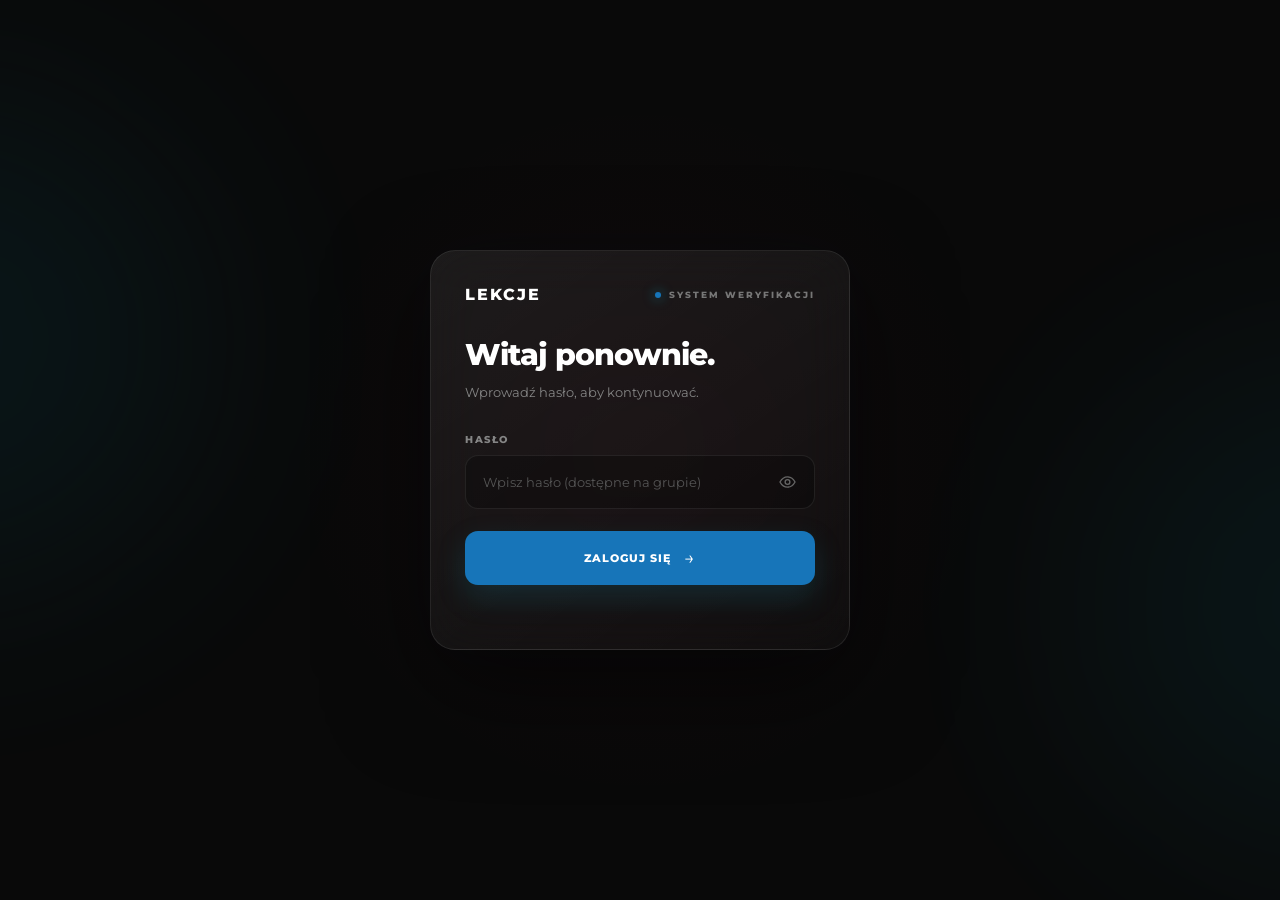
<file: login.html>
<!DOCTYPE html>
<html lang="pl">
<head>
    <meta charset="UTF-8">
    <meta name="viewport" content="width=device-width, initial-scale=1.0">

    <title>LEKCJE | Logowanie</title>

    <link rel="icon" href="Polak.png">
    <link rel="stylesheet" href="style-login.css">
</head>

<body>

    <!-- TŁO -->
    <div class="background">
        <div class="glow glow-left"></div>
        <div class="glow glow-right"></div>
        <div class="grid"></div>
    </div>

    <!-- LOGOWANIE -->
    <main class="login-page">

        <div class="login-card">

            <div class="login-top">
                <a class="logo">LEKCJE</a>

                <div class="login-label">
                    <span></span>
                    SYSTEM WERYFIKACJI
                </div>
            </div>

            <div class="login-header">
                <h1>Witaj ponownie.</h1>

                <p>
                    Wprowadź hasło, aby kontynuować.
                </p>
            </div>

            <form id="loginForm">

                <div class="input-group">

                    <label for="password">
                        HASŁO
                    </label>

                    <div class="password-wrapper">

                        <input
                            type="password"
                            id="password"
                            name="password"
                            placeholder="Wpisz hasło (dostępne na grupie)"
                            autocomplete="current-password"
                            required
                        >

                        <button
                            type="button"
                            class="password-toggle"
                            id="passwordToggle"
                            aria-label="Pokaż hasło"
                        >
                            <svg
                                class="eye eye-open"
                                viewBox="0 0 24 24"
                                fill="none"
                                xmlns="http://www.w3.org/2000/svg"
                            >
                                <path
                                    d="M2.5 12C2.5 12 6 5.5 12 5.5C18 5.5 21.5 12 21.5 12C21.5 12 18 18.5 12 18.5C6 18.5 2.5 12 2.5 12Z"
                                    stroke="currentColor"
                                    stroke-width="1.7"
                                    stroke-linecap="round"
                                    stroke-linejoin="round"
                                />

                                <circle
                                    cx="12"
                                    cy="12"
                                    r="3"
                                    stroke="currentColor"
                                    stroke-width="1.7"
                                />
                            </svg>

                            <svg
                                class="eye eye-closed"
                                viewBox="0 0 24 24"
                                fill="none"
                                xmlns="http://www.w3.org/2000/svg"
                            >
                                <path
                                    d="M3 3L21 21"
                                    stroke="currentColor"
                                    stroke-width="1.7"
                                    stroke-linecap="round"
                                />

                                <path
                                    d="M10.6 5.8C11.05 5.7 11.52 5.65 12 5.65C18 5.65 21.5 12 21.5 12C21.5 12 20.1 14.55 17.7 16.35"
                                    stroke="currentColor"
                                    stroke-width="1.7"
                                    stroke-linecap="round"
                                />

                                <path
                                    d="M6.3 7.65C3.9 9.45 2.5 12 2.5 12C2.5 12 6 18.35 12 18.35C13.35 18.35 14.55 18.1 15.6 17.65"
                                    stroke="currentColor"
                                    stroke-width="1.7"
                                    stroke-linecap="round"
                                />
                            </svg>
                        </button>

                    </div>

                </div>

                <button type="submit" class="login-button">
                    <span>ZALOGUJ SIĘ</span>
                    <span class="arrow">→</span>
                </button>

                <div id="loginMessage" class="login-message"></div>

            </form>

        </div>

    </main>


<script>
    const passwordInput =
        document.getElementById("password");

    const passwordToggle =
        document.getElementById("passwordToggle");

    const loginForm =
        document.getElementById("loginForm");

    const loginMessage =
        document.getElementById("loginMessage");


    /* =========================
       POKAŻ / UKRYJ HASŁO
    ========================= */

    passwordToggle.addEventListener("click", () => {

        const isPassword =
            passwordInput.type === "password";

        passwordInput.type =
            isPassword ? "text" : "password";

        passwordToggle.classList.toggle(
            "visible",
            isPassword
        );

        passwordToggle.setAttribute(
            "aria-label",
            isPassword
                ? "Ukryj hasło"
                : "Pokaż hasło"
        );

    });


    /* =========================
       LOGOWANIE
    ========================= */

    loginForm.addEventListener("submit", (event) => {

        event.preventDefault();

        const password =
            passwordInput.value.trim();

        // TWOJE HASŁO
        const correctPassword = "Lekcje123";


        if (!password) {

            loginMessage.textContent =
                "Wpisz hasło.";

            loginMessage.className =
                "login-message error";

            return;
        }


        if (password === correctPassword) {

            loginMessage.textContent =
                "Logowanie pomyślne.";

            loginMessage.className =
                "login-message success";

                    // Zapisz informację o zalogowaniu
            sessionStorage.setItem("lekcje_logged_in", "true");

            setTimeout(() => {
                window.location.href = "index.html";
            }, 500);

        } else {

            loginMessage.textContent =
                "Nieprawidłowe hasło.";

            loginMessage.className =
                "login-message error";

            passwordInput.value = "";
            passwordInput.focus();
        }

    });


    /* =========================
       FOCUS
    ========================= */

    passwordInput.addEventListener("focus", () => {
        passwordInput.parentElement.classList.add("focused");
    });

    passwordInput.addEventListener("blur", () => {
        passwordInput.parentElement.classList.remove("focused");
    });
</script>

</body>
</html>
</file>
<file: style-login.css>
@import url('https://fonts.googleapis.com/css2?family=Montserrat:wght@400;500;600;700;800&display=swap');

/* =====================================================
   RESET
===================================================== */

* {
    margin: 0;
    padding: 0;
    box-sizing: border-box;
}

:root {
    --red: #1775b9;
    --red-light: #18b0d6;
    --red-dark: #186e83;

    --black: #050505;
    --bg: #090909;

    --white: #ffffff;
    --text: #d6d6d6;
    --muted: #858585;

    --border: rgba(255, 255, 255, 0.08);
}

html,
body {
    width: 100%;
    min-height: 100%;
}

body {
    font-family: Montserrat, sans-serif;
    background: var(--bg);
    color: var(--white);
    overflow: hidden;
}

a {
    color: inherit;
    text-decoration: none;
}

button,
input {
    font-family: inherit;
}


/* =====================================================
   BACKGROUND
===================================================== */

.background {
    position: fixed;
    inset: 0;

    overflow: hidden;
    pointer-events: none;

    background:
        radial-gradient(
            circle at 50% 50%,
            rgba(185, 23, 58, 0.045),
            transparent 45%
        ),
        #090909;
}


/* =====================================================
   GRID
===================================================== */

.grid {
    position: absolute;
    inset: 0;

    opacity: 0.18;

    background-image:
        linear-gradient(
            rgba(255, 255, 255, 0.025) 1px,
            transparent 1px
        ),
        linear-gradient(
            90deg,
            rgba(255, 255, 255, 0.025) 1px,
            transparent 1px
        );

    background-size: 55px 55px;

    mask-image:
        radial-gradient(
            circle at center,
            black 0%,
            transparent 75%
        );

    -webkit-mask-image:
        radial-gradient(
            circle at center,
            black 0%,
            transparent 75%
        );
}


/* =====================================================
   GLOW
===================================================== */

.glow {
    position: absolute;

    width: 500px;
    height: 500px;

    border-radius: 50%;

    filter: blur(120px);

    opacity: 0.7;
}

.glow-left {
    left: -300px;
    top: 10%;

    background: rgba(23, 166, 185, 0.12);
}

.glow-right {
    right: -300px;
    bottom: 5%;

    background: rgba(24, 185, 214, 0.1);
}


/* =====================================================
   LOGIN PAGE
===================================================== */

.login-page {
    position: relative;
    z-index: 2;

    width: 100%;
    height: 100vh;

    display: flex;
    align-items: center;
    justify-content: center;

    padding: 20px;
}


/* =====================================================
   LOGIN CARD
===================================================== */

.login-card {
    width: 100%;
    max-width: 420px;

    padding: 34px;

    border-radius: 25px;

    background:
        linear-gradient(
            145deg,
            rgba(255, 255, 255, 0.075),
            rgba(255, 255, 255, 0.025)
        );

    border: 1px solid rgba(255, 255, 255, 0.09);

    backdrop-filter: blur(25px);
    -webkit-backdrop-filter: blur(25px);

    box-shadow:
        0 35px 100px rgba(0, 0, 0, 0.55),
        0 0 60px rgba(23, 136, 185, 0.035);

    animation:
        loginAppear 0.7s
        cubic-bezier(0.25, 1, 0.5, 1)
        forwards;
}


/* =====================================================
   TOP
===================================================== */

.login-top {
    display: flex;
    align-items: center;
    justify-content: space-between;

    margin-bottom: 34px;
}


/* =====================================================
   LOGO
===================================================== */

.logo {
    position: relative;

    font-size: 16px;
    font-weight: 800;

    letter-spacing: 2px;

    transition: 0.3s ease;
}

.logo::after {
    content: "";

    position: absolute;

    left: 0;
    bottom: -5px;

    width: 0;
    height: 2px;

    border-radius: 10px;

    background: var(--red);

    transition: 0.3s ease;
}

.logo:hover {
    color: var(--red);
}

.logo:hover::after {
    width: 100%;
}


/* =====================================================
   PANEL LABEL
===================================================== */

.login-label {
    display: flex;
    align-items: center;

    gap: 8px;

    color: #777;

    font-size: 9px;
    font-weight: 800;

    letter-spacing: 2px;
}

.login-label span {
    width: 6px;
    height: 6px;

    border-radius: 50%;

    background: var(--red);

    box-shadow:
        0 0 12px rgba(23, 155, 185, 0.8);
}


/* =====================================================
   HEADER
===================================================== */

.login-header {
    margin-bottom: 30px;
}

.login-header h1 {
    margin-bottom: 9px;

    font-size: 30px;

    line-height: 1.15;

    font-weight: 800;

    letter-spacing: -1px;
}

.login-header p {
    color: #858585;

    font-size: 13px;

    line-height: 1.6;
}


/* =====================================================
   INPUT GROUP
===================================================== */

.input-group {
    margin-bottom: 22px;
}

.input-group label {
    display: block;

    margin-bottom: 9px;

    color: #858585;

    font-size: 10px;
    font-weight: 800;

    letter-spacing: 1.5px;
}


/* =====================================================
   PASSWORD WRAPPER
===================================================== */

.password-wrapper {
    position: relative;

    width: 100%;
}


/* =====================================================
   PASSWORD INPUT
===================================================== */

.password-wrapper input {
    width: 100%;
    height: 54px;

    padding: 0 55px 0 17px;

    outline: none;

    border: 1px solid rgba(255, 255, 255, 0.08);

    border-radius: 13px;

    background: rgba(0, 0, 0, 0.25);

    color: white;

    font-size: 13px;

    transition:
        border-color 0.3s ease,
        background 0.3s ease,
        box-shadow 0.3s ease;
}

.password-wrapper input::placeholder {
    color: #555;
}

.password-wrapper input:hover {
    border-color: rgba(255, 255, 255, 0.13);
}

.password-wrapper.focused input,
.password-wrapper input:focus {
    border-color: rgba(23, 166, 185, 0.65);

    background: rgba(23, 169, 185, 0.035);

    box-shadow:
        0 0 0 3px rgba(23, 155, 185, 0.08);
}


/* =====================================================
   SHOW PASSWORD BUTTON
===================================================== */

.password-toggle {
    position: absolute;

    top: 50%;
    right: 9px;

    width: 37px;
    height: 37px;

    transform: translateY(-50%);

    display: flex;
    align-items: center;
    justify-content: center;

    border: none;

    border-radius: 10px;

    background: transparent;

    color: #666;

    cursor: pointer;

    transition:
        color 0.25s ease,
        background 0.25s ease,
        transform 0.25s ease;
}

.password-toggle:hover {
    color: #aaa;

    background: rgba(255, 255, 255, 0.055);
}

.password-toggle:active {
    transform:
        translateY(-50%)
        scale(0.92);
}

.password-toggle.visible {
    color: var(--red);
}


/* =====================================================
   EYE ICONS
===================================================== */

.password-toggle svg {
    width: 19px;
    height: 19px;

    transition:
        opacity 0.2s ease,
        transform 0.2s ease;
}

.eye-open {
    display: block;
}

.eye-closed {
    display: none;
}

.password-toggle.visible .eye-open {
    display: none;
}

.password-toggle.visible .eye-closed {
    display: block;
}


/* =====================================================
   LOGIN BUTTON
===================================================== */

.login-button {
    position: relative;

    width: 100%;
    height: 54px;

    display: flex;
    align-items: center;
    justify-content: center;

    gap: 13px;

    border: none;

    border-radius: 13px;

    background: var(--red);

    color: white;

    font-size: 11px;
    font-weight: 800;

    letter-spacing: 1px;

    cursor: pointer;

    overflow: hidden;

    box-shadow:
        0 12px 30px rgba(23, 155, 185, 0.18);

    transition:
        background 0.3s ease,
        transform 0.3s ease,
        box-shadow 0.3s ease;
}

.login-button::before {
    content: "";

    position: absolute;

    top: 0;
    left: -120%;

    width: 70%;
    height: 100%;

    background:
        linear-gradient(
            110deg,
            transparent,
            rgba(255, 255, 255, 0.35),
            transparent
        );

    transform: skewX(-20deg);

    transition: 0.7s ease;
}

.login-button:hover {
    background: var(--red-light);

    transform: translateY(-2px);

    box-shadow:
        0 16px 35px rgba(23, 136, 185, 0.28);
}

.login-button:hover::before {
    left: 140%;
}

.login-button .arrow {
    font-size: 18px;
    font-weight: 400;

    transition:
        transform 0.3s ease;
}

.login-button:hover .arrow {
    transform: translateX(4px);
}


/* =====================================================
   MESSAGE
===================================================== */

.login-message {
    min-height: 18px;

    margin-top: 12px;

    text-align: center;

    font-size: 11px;
    font-weight: 600;

    transition: 0.3s ease;
}

.login-message.error {
    color: #e65b78;
}

.login-message.success {
    color: #72c99a;
}


/* =====================================================
   BOTTOM
===================================================== */

.login-bottom {
    margin-top: 25px;

    padding-top: 22px;

    border-top:
        1px solid rgba(255, 255, 255, 0.06);

    text-align: center;
}

.login-bottom a {
    color: #666;

    font-size: 11px;
    font-weight: 600;

    transition: 0.3s ease;
}

.login-bottom a:hover {
    color: var(--red);
}


/* =====================================================
   ANIMATION
===================================================== */

@keyframes loginAppear {

    from {
        opacity: 0;

        transform:
            translateY(25px)
            scale(0.98);
    }

    to {
        opacity: 1;

        transform:
            translateY(0)
            scale(1);
    }
}


/* =====================================================
   MOBILE
===================================================== */

@media (max-width: 500px) {

    .login-page {
        padding: 15px;
    }

    .login-card {
        padding: 27px 22px;

        border-radius: 21px;
    }

    .login-top {
        margin-bottom: 28px;
    }

    .login-header {
        margin-bottom: 25px;
    }

    .login-header h1 {
        font-size: 27px;
    }

    .login-header p {
        font-size: 12px;
    }

    .password-wrapper input,
    .login-button {
        height: 51px;
    }
}


/* =====================================================
   VERY SMALL PHONES
===================================================== */

@media (max-height: 650px) {

    .login-card {
        padding: 23px 28px;
    }

    .login-top {
        margin-bottom: 22px;
    }

    .login-header {
        margin-bottom: 20px;
    }

    .login-header h1 {
        font-size: 26px;
    }

    .input-group {
        margin-bottom: 16px;
    }

    .login-bottom {
        margin-top: 17px;

        padding-top: 15px;
    }
}


/* =====================================================
   REDUCED MOTION
===================================================== */

@media (prefers-reduced-motion: reduce) {

    *,
    *::before,
    *::after {
        animation-duration: 0.01ms !important;

        animation-iteration-count: 1 !important;

        transition-duration: 0.01ms !important;
    }
}
</file>
<file: style-glowna.css>
@import url('https://fonts.googleapis.com/css2?family=Montserrat:wght@400;500;600;700;800&display=swap');


/* =====================================================
   ZMIENNE
===================================================== */

:root {

    --blue: #1775b9;
    --blue-light: #18b0d6;
    --blue-dark: #186e83;

    --bg: #090909;
    --card: #121212;

    --white: #ffffff;
    --text: #d6d6d6;
    --muted: #858585;

    --border: rgba(255, 255, 255, 0.08);

}


/* =====================================================
   RESET
===================================================== */

* {

    margin: 0;
    padding: 0;
    box-sizing: border-box;

}


html {

    scroll-behavior: smooth;

}


body {

    min-height: 100vh;

    background: var(--bg);

    color: var(--white);

    font-family: 'Montserrat', sans-serif;

    overflow-x: hidden;

}


/* =====================================================
   TŁO
===================================================== */

.background {

    position: fixed;

    inset: 0;

    z-index: -10;

    overflow: hidden;

    background: var(--bg);

}


/* =====================================================
   SIATKA
===================================================== */

.grid {

    position: absolute;

    inset: 0;

    opacity: 0.22;

    background-image:

        linear-gradient(
            rgba(255, 255, 255, 0.025) 1px,
            transparent 1px
        ),

        linear-gradient(
            90deg,
            rgba(255, 255, 255, 0.025) 1px,
            transparent 1px
        );

    background-size: 55px 55px;

}


/* =====================================================
   NIEBIESKIE GLOW
===================================================== */

.background-glow {

    position: absolute;

    width: 600px;

    height: 600px;

    border-radius: 50%;

    filter: blur(130px);

    pointer-events: none;

}


.glow-one {

    top: -300px;

    left: -250px;

    background: rgba(
        23,
        117,
        185,
        0.18
    );

}


.glow-two {

    right: -300px;

    bottom: -300px;

    background: rgba(
        24,
        176,
        214,
        0.12
    );

}


/* =====================================================
   NAVBAR
===================================================== */

.navbar {

    position: fixed;

    top: 0;

    left: 0;

    width: 100%;

    height: 76px;

    z-index: 1000;

    background: rgba(
        9,
        9,
        9,
        0.72
    );

    border-bottom: 1px solid var(--border);

    backdrop-filter: blur(18px);

    -webkit-backdrop-filter: blur(18px);

}


.nav-container {

    position: relative;

    width: 90%;

    max-width: 1150px;

    height: 100%;

    margin: 0 auto;

    display: flex;

    align-items: center;

    justify-content: space-between;

}


/* =====================================================
   LOGO
===================================================== */

.logo {

    position: relative;

    z-index: 1002;

    color: var(--white);

    text-decoration: none;

    font-size: 21px;

    font-weight: 800;

    letter-spacing: -0.5px;

    transition: color 0.25s ease;

}


.logo:hover {

    color: var(--blue-light);

}


/* =====================================================
   MENU DESKTOP
===================================================== */

.menu {

    display: flex;

    align-items: center;

    gap: 34px;

}


.menu a {

    position: relative;

    color: #8f8f8f;

    text-decoration: none;

    font-size: 14px;

    font-weight: 600;

    white-space: nowrap;

    transition: color 0.25s ease;

}


.menu a:hover {

    color: #ffffff;

}


/* =====================================================
   AKTYWNA PODSTRONA
===================================================== */

.menu a.active {

    color: var(--blue-light);

}


/* =====================================================
   PODKREŚLENIE
===================================================== */

.menu a::after {

    content: '';

    position: absolute;

    left: 50%;

    bottom: -9px;

    width: 0;

    height: 2px;

    border-radius: 10px;

    background: var(--blue-light);

    transform: translateX(-50%);

    transition: width 0.25s ease;

    box-shadow:
        0 0 10px
        rgba(
            24,
            176,
            214,
            0.45
        );

}


.menu a:hover::after,
.menu a.active::after {

    width: 100%;

}


/* =====================================================
   HAMBURGER
===================================================== */

.hamburger {

    display: none;

    position: relative;

    z-index: 1002;

    width: 42px;

    height: 42px;

    border-radius: 10px;

    cursor: pointer;

    flex-direction: column;

    align-items: center;

    justify-content: center;

    gap: 6px;

    transition:
        background 0.25s ease;

}


.hamburger:hover {

    background: rgba(
        255,
        255,
        255,
        0.05
    );

}


.hamburger span {

    display: block;

    width: 23px;

    height: 2px;

    border-radius: 10px;

    background: var(--white);

    transition:
        transform 0.3s ease,
        opacity 0.2s ease;

}


/* =====================================================
   HAMBURGER → X
===================================================== */

.hamburger.active span:nth-child(1) {

    transform:
        translateY(8px)
        rotate(45deg);

}


.hamburger.active span:nth-child(2) {

    opacity: 0;

}


.hamburger.active span:nth-child(3) {

    transform:
        translateY(-8px)
        rotate(-45deg);

}


/* =====================================================
   HERO
===================================================== */

.hero {

    position: relative;

    z-index: 1;

    min-height: 100vh;

    display: flex;

    align-items: center;

    justify-content: center;

}


/* =====================================================
   HERO CONTAINER
===================================================== */

.hero-container {

    width: 90%;

    max-width: 900px;

    margin: 0 auto;

    display: flex;

    align-items: center;

    justify-content: center;

    text-align: center;

    /* Przesunięcie całej zawartości strony głównej w górę. */
    transform: translateY(-45px);

}


/* =====================================================
   HERO CONTENT
===================================================== */

.hero-content {

    width: 100%;

    max-width: 780px;

    margin: 0 auto;

    display: flex;

    flex-direction: column;

    align-items: center;

    justify-content: center;

    text-align: center;

    animation:
        heroAppear 0.8s
        cubic-bezier(
            .25,
            1,
            .5,
            1
        );

}


/* =====================================================
   HERO ANIMACJA
===================================================== */

@keyframes heroAppear {

    from {

        opacity: 0;

        transform:
            translateY(25px);

    }

    to {

        opacity: 1;

        transform:
            translateY(0);

    }

}


/* =====================================================
   LABEL
===================================================== */

.hero-label {

    display: flex;

    align-items: center;

    justify-content: center;

    gap: 9px;

    margin-bottom: 24px;

    color: var(--blue-light);

    font-size: 12px;

    font-weight: 700;

    letter-spacing: 2px;

}


.hero-label span {

    width: 7px;

    height: 7px;

    flex-shrink: 0;

    border-radius: 50%;

    background: var(--blue-light);

    box-shadow:
        0 0 12px
        rgba(
            24,
            176,
            214,
            0.8
        );

}


/* =====================================================
   H1
===================================================== */

.hero h1 {

    width: 100%;

    margin: 0;

    color: var(--white);

    font-size: clamp(
        42px,
        6vw,
        72px
    );

    line-height: 1.05;

    font-weight: 800;

    letter-spacing: -3px;

    text-align: center;

}


/* =====================================================
   OPIS
===================================================== */

.hero-content > p {

    width: 100%;

    max-width: 650px;

    margin: 27px auto 0;

    color: var(--muted);

    font-size: 16px;

    line-height: 1.8;

    font-weight: 400;

    text-align: center;

}


/* =====================================================
   PRZYCISK — KONTENER
===================================================== */

.hero-buttons {

    width: 100%;

    margin-top: 34px;

    display: flex;

    align-items: center;

    justify-content: center;

}


/* DRUGI PRZYCISK BARDZIEJ ODDALONY */

.hero-buttons + .hero-buttons {

    margin-top: 22px;

}


/* =====================================================
   GŁÓWNY PRZYCISK
===================================================== */

.primary-button {

    display: inline-flex;

    align-items: center;

    justify-content: center;

    gap: 14px;

    min-height: 52px;

    padding: 0 25px;

    border: 1px solid rgba(
        24,
        176,
        214,
        0.45
    );

    border-radius: 11px;

    background:
        linear-gradient(
            135deg,
            rgba(
                23,
                117,
                185,
                0.95
            ),
            rgba(
                24,
                176,
                214,
                0.85
            )
        );

    color: var(--white);

    text-decoration: none;

    font-size: 12px;

    font-weight: 800;

    letter-spacing: 0.5px;

    box-shadow:
        0 10px 30px
        rgba(
            23,
            117,
            185,
            0.16
        );

    transition:
        transform 0.25s ease,
        box-shadow 0.25s ease,
        filter 0.25s ease;

}


/* =====================================================
   KOLORY PRZYCISKÓW
===================================================== */


/* LISTA LEKCJI */

.lessons-button {

    background:
        linear-gradient(
            135deg,
            #1775b9,
            #18b0d6
        );

    border-color:
        rgba(
            24,
            176,
            214,
            0.45
        );

    box-shadow:
        0 10px 30px
        rgba(
            23,
            117,
            185,
            0.16
        );

}


/* EGZAMIN ÓSMOKLASISTY */

.exam-button {

    background:
        linear-gradient(
            135deg,
            #6d28d9,
            #9333ea
        );

    border-color:
        rgba(
            147,
            51,
            234,
            0.5
        );

    box-shadow:
        0 10px 30px
        rgba(
            109,
            40,
            217,
            0.18
        );

}


/* HOVER — LISTA LEKCJI */

.lessons-button:hover {

    box-shadow:
        0 15px 35px
        rgba(
            23,
            117,
            185,
            0.30
        );

}


/* HOVER — EGZAMIN */

.exam-button:hover {

    box-shadow:
        0 15px 35px
        rgba(
            109,
            40,
            217,
            0.32
        );

}


.button-text {

    white-space: nowrap;

}


.button-arrow {

    font-size: 20px;

    line-height: 1;

    transition:
        transform 0.25s ease;

}


.primary-button:hover {

    transform:
        translateY(-3px);

    filter:
        brightness(1.08);

    box-shadow:
        0 15px 35px
        rgba(
            23,
            117,
            185,
            0.28
        );

}


.primary-button:hover
.button-arrow {

    transform:
        translateX(4px);

}


/* =====================================================
   FOOTER
===================================================== */

footer {

    position: relative;

    z-index: 2;

    border-top:
        1px solid var(--border);

    background:
        rgba(
            9,
            9,
            9,
            0.65
        );

}


.footer-container {

    width: 90%;

    max-width: 1150px;

    min-height: 80px;

    margin: 0 auto;

    display: flex;

    align-items: center;

    justify-content: space-between;

    gap: 20px;

}


.footer-container strong {

    color: var(--white);

    font-size: 14px;

    font-weight: 800;

}


.footer-container span {

    color: #666;

    font-size: 12px;

}


/* =====================================================
   TABLET
===================================================== */

@media (max-width: 850px) {

    .hero-container {

        width: 88%;

    }


    .hero-content {

        max-width: 700px;

    }


    .hero h1 {

        font-size: clamp(
            40px,
            8vw,
            62px
        );

    }

}


/* =====================================================
   MOBILE
===================================================== */

@media (max-width: 700px) {

    .navbar {

        height: 70px;

    }


    .nav-container {

        width: 90%;

        max-width: 1150px;

        height: 100%;

        margin: 0 auto;

        display: flex;

        align-items: center;

        justify-content: space-between;

    }


    /* =================================================
       HAMBURGER
    ================================================= */

    .hamburger {

        display: flex;

        position: relative;

        z-index: 1002;

        width: 42px;

        height: 42px;

        border-radius: 10px;

        cursor: pointer;

        flex-direction: column;

        align-items: center;

        justify-content: center;

        gap: 6px;

    }


    /* =================================================
       MENU MOBILNE
    ================================================= */

    .menu {

        position: fixed;

        top: 70px;

        right: -100%;

        left: auto;

        width: 100%;

        height: calc(
            100vh - 70px
        );

        margin: 0;

        padding: 45px 25px;

        display: flex;

        flex-direction: column;

        align-items: center;

        justify-content: flex-start;

        gap: 32px;

        background:
            rgba(
                9,
                9,
                9,
                0.97
            );

        backdrop-filter:
            blur(18px);

        -webkit-backdrop-filter:
            blur(18px);

        border-top:
            1px solid var(--border);

        transform: none;

        transition:
            right 0.35s
            cubic-bezier(
                .25,
                1,
                .5,
                1
            );

        overflow-y: auto;

        z-index: 1001;

    }


    /* =================================================
       MENU OTWARTE
    ================================================= */

    .menu.active {

        right: 0;

    }


    /* =================================================
       LINKI MOBILE
    ================================================= */

    .menu a {

        position: relative;

        color: #8f8f8f;

        text-decoration: none;

        font-size: 21px;

        font-weight: 700;

        white-space: nowrap;

    }


    /* =================================================
       AKTYWNA PODSTRONA
    ================================================= */

    .menu a.active {

        color: var(--blue-light);

    }


    /* =================================================
       PODKREŚLENIE AKTYWNEJ PODSTRONY
    ================================================= */

    .menu a.active::after {

        display: block;

        content: '';

        position: absolute;

        left: 50%;

        bottom: -9px;

        width: 100%;

        height: 2px;

        border-radius: 10px;

        background:
            var(--blue-light);

        transform:
            translateX(-50%);

        box-shadow:
            0 0 10px
            rgba(
                24,
                176,
                214,
                0.45
            );

    }


    /* =================================================
       HERO
    ================================================= */

    .hero {

        min-height: 100vh;

        padding-top: 0;

        padding-bottom: 0;

    }


    .hero-container {

        width: 88%;

        max-width: 600px;

    }


    .hero-content {

        max-width: 100%;

    }


    .hero-label {

        margin-bottom: 20px;

        font-size: 11px;

        letter-spacing: 1.7px;

    }


    .hero h1 {

        font-size: clamp(
            38px,
            10vw,
            52px
        );

        letter-spacing: -2px;

        line-height: 1.08;

    }


    .hero-content > p {

        max-width: 520px;

        margin-top: 23px;

        font-size: 14px;

        line-height: 1.75;

    }


    /* =================================================
       PRZYCISKI NA TELEFONIE
    ================================================= */

    .hero-buttons {

        width: 100%;

        margin-top: 29px;

    }


    .primary-button {

        width: 100%;

        max-width: none;

        min-height: 50px;

        padding: 0 20px;

        font-size: 10px;

    }


    /* =================================================
       FOOTER
    ================================================= */

    .footer-container {

        min-height: 75px;

        flex-direction: column;

        justify-content: center;

        gap: 7px;

        text-align: center;

    }

}


/* =====================================================
   MAŁE TELEFONY
===================================================== */

@media (max-width: 420px) {

    .logo {

        font-size: 19px;

    }


    .hero-container {

        width: 90%;

    }


    .hero h1 {

        font-size: 38px;

    }


    .hero-content > p {

        font-size: 13px;

        line-height: 1.7;

    }


    /* =================================================
       PRZYCISKI
    ================================================= */

    .primary-button {

        width: 100%;

        max-width: none;

        padding: 0 15px;

    }


    .button-text {

        font-size: 10px;

    }

}


/* =====================================================
   REDUKCJA ANIMACJI
===================================================== */

@media (prefers-reduced-motion: reduce) {

    html {

        scroll-behavior: auto;

    }


    .hero-content {

        animation: none;

    }


    .primary-button,
    .primary-button .button-arrow,
    .menu,
    .hamburger span {

        transition: none;

    }

}


/* =====================================================
   LEKCJE — LIQUID GLASS NAV (jak na stronie index)
   Pasek jest widoczny wyłącznie na urządzeniach mobilnych.
===================================================== */
.mobile-glass-nav {
    display: none;
}

@media (max-width: 800px) {
    .navbar {
        height: 75px;
    }

    /* Mobilny pasek zastępuje hamburger i rozwijane menu. */
    .hamburger,
    .menu {
        display: none !important;
    }

    .logo {
        position: absolute;
        left: 50%;
        transform: translateX(-50%);
    }

    body {
        padding-bottom: 120px;
    }

    footer {
        padding-bottom: 140px;
    }

    /* ---------- DOLNY PASEK LIQUID GLASS ---------- */
    .mobile-glass-nav {
        --r: 28px;
        --pad: 6px;

        position: fixed;
        z-index: 10000;
        left: 0;
        right: 0;
        margin-inline: auto;
        bottom: calc(18px + env(safe-area-inset-bottom));

        /* Pasek dopasowuje się do szerokości etykiet zamiast rozciągać na ekran. */
        width: max-content;
        max-width: calc(100vw - 28px);
        height: 72px;
        padding: var(--pad);

        display: flex;
        align-items: stretch;
        justify-content: center;
        gap: 3px;

        border-radius: var(--r);
        overflow: hidden;
        isolation: isolate;

        background:
            linear-gradient(180deg, rgba(255,255,255,.14), rgba(255,255,255,.03) 55%, rgba(255,255,255,.06)),
            rgba(18,18,24,.55);

        -webkit-backdrop-filter: blur(24px) saturate(190%) brightness(1.08);
        backdrop-filter: blur(24px) saturate(190%) brightness(1.08);

        box-shadow:
            0 16px 40px rgba(0,0,0,.5),
            inset 0 1px 0 rgba(255,255,255,.18),
            inset 0 -1px 0 rgba(255,255,255,.04);

        user-select: none;
        -webkit-user-select: none;
        touch-action: pan-y;
        -webkit-tap-highlight-color: transparent;
    }

    /* Szklana krawędź. */
    .mobile-glass-nav::after,
    .glass-indicator::after {
        content: "";
        position: absolute;
        inset: 0;
        border-radius: inherit;
        padding: 1px;
        pointer-events: none;
        background: linear-gradient(160deg,
            rgba(255,255,255,.55),
            rgba(255,255,255,.08) 35%,
            rgba(255,255,255,.04) 65%,
            rgba(255,255,255,.3));
        -webkit-mask: linear-gradient(#000 0 0) content-box, linear-gradient(#000 0 0);
        -webkit-mask-composite: xor;
        mask: linear-gradient(#000 0 0) content-box exclude, linear-gradient(#000 0 0);
        mask-composite: exclude;
    }

    /* Delikatny połysk na górnej krawędzi. */
    .mobile-glass-nav::before {
        content: "";
        position: absolute;
        inset: 0;
        z-index: 4;
        border-radius: inherit;
        pointer-events: none;
        background: radial-gradient(120% 70% at 50% -10%, rgba(255,255,255,.16), transparent 60%);
    }

    /* Ruchoma szklana kropla. */
    .glass-indicator {
        position: absolute;
        z-index: 1;
        top: var(--pad);
        left: 0;
        height: calc(100% - var(--pad) * 2);
        width: 0;
        border-radius: calc(var(--r) - var(--pad));
        transform-origin: 50% 50%;
        will-change: transform;
        pointer-events: none;

        background:
            radial-gradient(90% 60% at 30% 0%, rgba(255,255,255,.38), transparent 60%),
            radial-gradient(70% 70% at 80% 110%, rgba(214,24,65,.35), transparent 70%),
            linear-gradient(145deg, rgba(255,255,255,.2), rgba(214,24,65,.16) 55%, rgba(255,255,255,.08));

        box-shadow:
            0 6px 22px rgba(214,24,65,.22),
            inset 0 1px 2px rgba(255,255,255,.45),
            inset 0 -3px 8px rgba(0,0,0,.18),
            inset 0 0 14px rgba(255,255,255,.06);
    }

    /* Elementy nawigacji. */
    .glass-item {
        position: relative;
        z-index: 3;
        flex: 0 0 auto;
        width: max-content;
        min-width: 0;
        padding: 0 19px;
        display: flex;
        flex-direction: column;
        align-items: center;
        justify-content: center;
        gap: 5px;
        color: rgba(255,255,255,.55);
        font-family: 'Montserrat', sans-serif;
        text-decoration: none;
        transition: color .3s ease;
    }

    .glass-item.active {
        color: #fff;
    }

    .glass-icon {
        width: 22px;
        height: 22px;
        display: block;
        transition: transform .45s cubic-bezier(.22,1.4,.36,1), filter .3s ease;
    }

    .glass-icon svg {
        width: 100%;
        height: 100%;
        fill: none;
        stroke: currentColor;
        stroke-width: 2;
        stroke-linecap: round;
        stroke-linejoin: round;
    }

    .glass-item.active .glass-icon {
        transform: translateY(-1px) scale(1.12);
        filter: drop-shadow(0 0 8px rgba(255,255,255,.45));
    }

    .glass-label {
        font-size: 9px;
        font-weight: 700;
        line-height: 1;
        white-space: nowrap;
        letter-spacing: -.1px;
    }
}

/* Małe telefony. */
@media (max-width: 380px) {
    .mobile-glass-nav {
        height: 66px;
        bottom: calc(12px + env(safe-area-inset-bottom));
    }

    .glass-icon {
        width: 20px;
        height: 20px;
    }

    .glass-label {
        font-size: 8px;
    }
}

@media (prefers-reduced-motion: reduce) {
    .glass-item,
    .glass-icon {
        transition: none !important;
    }
}


/* =====================================================
   NAVBAR — KOMPUTERY / LIQUID GLASS — TELEFONY
===================================================== */
.navbar {
    display: flex;
    align-items: center;
}

@media (min-width: 801px) {
    .navbar {
        display: flex;
    }
}

@media (max-width: 800px) {
    /* Na telefonach pozostaje wyłącznie dolny Liquid Glass. */
    .navbar {
        display: none !important;
    }
}
</file>
<file: style-e8.css>
/* =====================================================
   STRONA „INNE” — style strony i kart
   Wspólne style tła, typografii i HERO pochodzą z style-glowna.css.
===================================================== */

/* Układ strony z dłuższą listą kart. */
.other-page {
    display: block;
    min-height: 100vh;
}

.other-page .hero-container {
    width: 90%;
    max-width: 1000px;
    margin: 0 auto;
    padding: 115px 0 75px;
    display: block;
    transform: none;
}

.other-page .hero-content {
    width: 100%;
    max-width: 940px;
    margin: 0 auto;
}

.other-page .hero h1 {
    width: 100%;
    margin: 0;
    color: var(--white);
    font-size: clamp(42px, 6vw, 72px);
    line-height: 1.05;
    font-weight: 800;
    letter-spacing: -3px;
    text-align: center;
}

.other-page .hero-content > p {
    width: 100%;
    max-width: 650px;
    margin: 22px auto 0;
    color: var(--muted);
    font-size: 15px;
    line-height: 1.8;
    font-weight: 400;
    text-align: center;
}

/* =====================================================
   PODSTRONA „INNE” — KARTY
===================================================== */
.other-card {
    width: 100%;
    max-width: 900px;
    margin: 22px auto 0;
    padding: 28px;
    position: relative;
    background: linear-gradient(135deg, rgba(255,255,255,.045), rgba(255,255,255,.018));
    border: 1px solid rgba(255,255,255,.085);
    border-radius: 18px;
    text-align: left;
    box-shadow: 0 12px 35px rgba(0,0,0,.20), inset 0 1px 0 rgba(255,255,255,.025);
    overflow: hidden;
    transition: transform .25s ease, border-color .25s ease, background .25s ease, box-shadow .25s ease;
}

.other-card::before {
    content: "";
    position: absolute;
    top: 0;
    left: 0;
    width: 100%;
    height: 2px;
    background: linear-gradient(90deg, transparent, rgba(23,117,185,.75), transparent);
    opacity: .7;
    transition: opacity .25s ease;
}

.other-card:hover {
    transform: translateY(-4px);
    background: linear-gradient(135deg, rgba(255,255,255,.055), rgba(255,255,255,.025));
    border-color: rgba(23,117,185,.35);
    box-shadow: 0 16px 40px rgba(0,0,0,.25), 0 0 25px rgba(23,117,185,.045);
}

.other-card:hover::before {
    opacity: 1;
}

.other-card-content {
    position: relative;
    z-index: 1;
}

.other-card h2 {
    margin: 0 0 11px;
    color: #fff;
    font-size: 21px;
    font-weight: 700;
    line-height: 1.3;
    letter-spacing: -.2px;
}

.other-card p {
    margin: 0 0 20px;
    color: rgba(255,255,255,.66);
    font-size: 14px;
    line-height: 1.7;
}

/* Informacja o logowaniu. */
.login-info {
    display: flex;
    flex-direction: column;
    gap: 6px;
    margin-bottom: 20px;
    padding: 14px 16px;
    background: rgba(0,0,0,.20);
    border: 1px solid rgba(255,255,255,.045);
    border-left: 3px solid #1775b9;
    border-radius: 10px;
}

.login-info strong {
    color: rgba(255,255,255,.92);
    font-size: 12px;
    font-weight: 700;
    text-transform: uppercase;
    letter-spacing: .4px;
}

.login-info span {
    color: rgba(255,255,255,.58);
    font-size: 13px;
    line-height: 1.55;
}

/* Przyciski kart. */
.other-card .primary-button {
    display: inline-flex;
    align-items: center;
    justify-content: space-between;
    gap: 28px;
    min-width: 215px;
    padding: 12px 16px;
    border: 1px solid rgba(255,255,255,.08);
    border-radius: 10px;
    background: #1775b9;
    color: #fff;
    text-decoration: none;
    font-size: 13px;
    font-weight: 700;
    box-shadow: 0 5px 16px rgba(23,117,185,.18);
    transition: background .2s ease, transform .2s ease, border-color .2s ease, box-shadow .2s ease;
}

.other-card .primary-button:hover {
    background: #18b0d6;
    border-color: rgba(255,255,255,.14);
    transform: translateY(-2px);
    box-shadow: 0 8px 22px rgba(24,176,214,.20);
}

.other-card .button-text {
    white-space: nowrap;
}

.other-card .button-arrow {
    display: inline-flex;
    align-items: center;
    justify-content: center;
    font-size: 18px;
    line-height: 1;
    transition: transform .2s ease;
}

.other-card .primary-button:hover .button-arrow {
    transform: translateX(4px);
}

.other-page .hero-content > .other-card + .other-card {
    margin-top: 18px;
}

.other-page .hero-content > .other-card:first-of-type {
    margin-top: 28px;
}

/* =====================================================
   LIQUID GLASS — taki sam układ jak glowna.html
   Zachowany niebieski akcent strony LEKCJE.
===================================================== */
.mobile-glass-nav {
    display: none;
}

/* Na komputerach używamy klasycznego navbaru u góry. */
@media (min-width: 801px) {
    .navbar {
        display: flex;
    }
}

@media (max-width: 800px) {
    /* Na telefonach górny navbar znika — zostaje dolny Liquid Glass. */
    .navbar {
        display: none !important;
    }

    body {
        padding-bottom: 120px;
    }

    footer {
        padding-bottom: 140px;
    }

    .other-page {
        min-height: 100vh;
    }

    .other-page .hero-container {
        width: 90%;
        padding: 82px 0 55px;
        transform: none;
    }

    .other-page .hero-content {
        max-width: 100%;
    }

    .other-page .hero h1 {
        font-size: clamp(38px, 10vw, 52px);
        letter-spacing: -2px;
        line-height: 1.08;
    }

    .other-page .hero-content > p {
        max-width: 520px;
        margin-top: 20px;
        font-size: 14px;
        line-height: 1.75;
    }

    .other-card {
        margin-top: 18px;
        padding: 21px;
        border-radius: 15px;
    }

    .other-page .hero-content > .other-card:first-of-type {
        margin-top: 22px;
    }

    .other-card h2 {
        margin-bottom: 9px;
        font-size: 18px;
        line-height: 1.35;
    }

    .other-card p {
        margin-bottom: 17px;
        font-size: 13px;
        line-height: 1.65;
    }

    .login-info {
        gap: 5px;
        margin-bottom: 17px;
        padding: 13px 14px;
        border-radius: 9px;
    }

    .login-info strong {
        font-size: 11px;
    }

    .login-info span {
        font-size: 12px;
        line-height: 1.55;
    }

    .other-card .primary-button {
        width: 100%;
        min-width: 0;
        padding: 12px 15px;
        border-radius: 9px;
    }

    /* Dolny pasek dopasowany do szerokości zakładek. */
    .mobile-glass-nav {
        --r: 28px;
        --pad: 6px;

        position: fixed;
        z-index: 10000;
        left: 0;
        right: 0;
        margin-inline: auto;
        bottom: calc(18px + env(safe-area-inset-bottom));

        width: max-content;
        max-width: calc(100vw - 28px);
        height: 72px;
        padding: var(--pad);

        display: flex;
        align-items: stretch;
        justify-content: center;
        gap: 3px;

        border-radius: var(--r);
        overflow: hidden;
        isolation: isolate;

        background:
            linear-gradient(180deg, rgba(255,255,255,.14), rgba(255,255,255,.03) 55%, rgba(255,255,255,.06)),
            rgba(18,18,24,.55);

        -webkit-backdrop-filter: blur(24px) saturate(190%) brightness(1.08);
        backdrop-filter: blur(24px) saturate(190%) brightness(1.08);

        box-shadow:
            0 16px 40px rgba(0,0,0,.5),
            inset 0 1px 0 rgba(255,255,255,.18),
            inset 0 -1px 0 rgba(255,255,255,.04);

        user-select: none;
        -webkit-user-select: none;
        touch-action: pan-y;
        -webkit-tap-highlight-color: transparent;
    }

    .mobile-glass-nav::after,
    .glass-indicator::after {
        content: "";
        position: absolute;
        inset: 0;
        border-radius: inherit;
        padding: 1px;
        pointer-events: none;
        background: linear-gradient(160deg,
            rgba(255,255,255,.55),
            rgba(255,255,255,.08) 35%,
            rgba(255,255,255,.04) 65%,
            rgba(255,255,255,.3));
        -webkit-mask: linear-gradient(#000 0 0) content-box, linear-gradient(#000 0 0);
        -webkit-mask-composite: xor;
        mask: linear-gradient(#000 0 0) content-box exclude, linear-gradient(#000 0 0);
        mask-composite: exclude;
    }

    .mobile-glass-nav::before {
        content: "";
        position: absolute;
        inset: 0;
        z-index: 4;
        border-radius: inherit;
        pointer-events: none;
        background: radial-gradient(120% 70% at 50% -10%, rgba(255,255,255,.16), transparent 60%);
    }

    .glass-indicator {
        position: absolute;
        z-index: 1;
        top: var(--pad);
        left: 0;
        height: calc(100% - var(--pad) * 2);
        width: 0;
        border-radius: calc(var(--r) - var(--pad));
        transform-origin: 50% 50%;
        will-change: transform;
        pointer-events: none;

        background:
            radial-gradient(90% 60% at 30% 0%, rgba(255,255,255,.38), transparent 60%),
            radial-gradient(70% 70% at 80% 110%, rgba(24,176,214,.32), transparent 70%),
            linear-gradient(145deg, rgba(255,255,255,.2), rgba(24,176,214,.16) 55%, rgba(255,255,255,.08));

        box-shadow:
            0 6px 22px rgba(24,176,214,.22),
            inset 0 1px 2px rgba(255,255,255,.45),
            inset 0 -3px 8px rgba(0,0,0,.18),
            inset 0 0 14px rgba(255,255,255,.06);
    }

    .glass-item {
        position: relative;
        z-index: 3;
        flex: 0 0 auto;
        width: max-content;
        min-width: 0;
        padding: 0 19px;
        display: flex;
        flex-direction: column;
        align-items: center;
        justify-content: center;
        gap: 5px;
        color: rgba(255,255,255,.55);
        font-family: 'Montserrat', sans-serif;
        text-decoration: none;
        transition: color .3s ease;
    }

    .glass-item.active {
        color: #fff;
    }

    .glass-icon {
        width: 22px;
        height: 22px;
        display: block;
        transition: transform .45s cubic-bezier(.22,1.4,.36,1), filter .3s ease;
    }

    .glass-icon svg {
        width: 100%;
        height: 100%;
        fill: none;
        stroke: currentColor;
        stroke-width: 2;
        stroke-linecap: round;
        stroke-linejoin: round;
    }

    .glass-item.active .glass-icon {
        transform: translateY(-1px) scale(1.12);
        filter: drop-shadow(0 0 8px rgba(255,255,255,.45));
    }

    .glass-label {
        font-size: 9px;
        font-weight: 700;
        line-height: 1;
        white-space: nowrap;
        letter-spacing: -.1px;
    }
}

@media (max-width: 380px) {
    .other-page .hero-container {
        width: 90%;
        padding-top: 72px;
    }

    .other-card {
        padding: 18px;
    }

    .other-card h2 {
        font-size: 17px;
    }

    .other-card .primary-button {
        font-size: 12px;
    }

    .mobile-glass-nav {
        height: 66px;
        bottom: calc(12px + env(safe-area-inset-bottom));
    }

    .glass-icon {
        width: 20px;
        height: 20px;
    }

    .glass-label {
        font-size: 8px;
    }
}

@media (prefers-reduced-motion: reduce) {
    .other-card,
    .other-card .primary-button,
    .other-card .button-arrow,
    .glass-item,
    .glass-icon {
        transition: none !important;
    }
}
</file>
